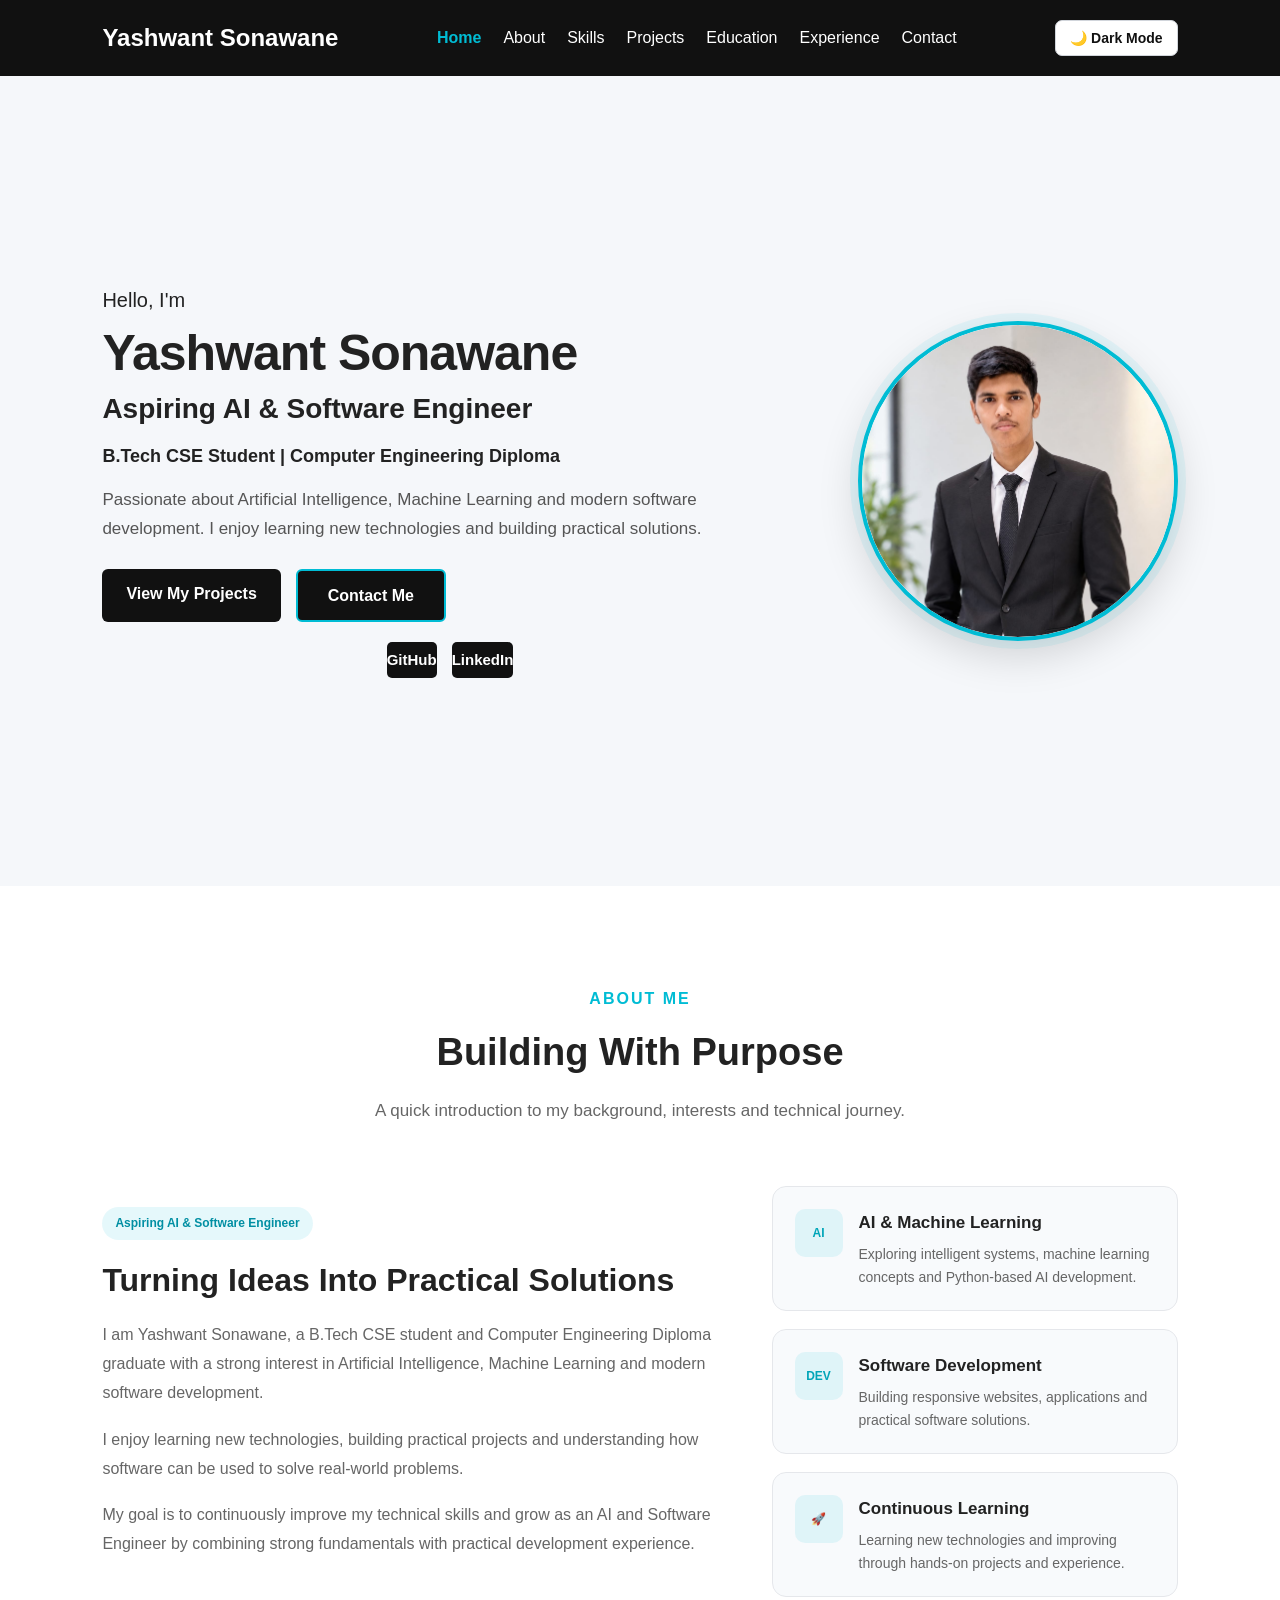
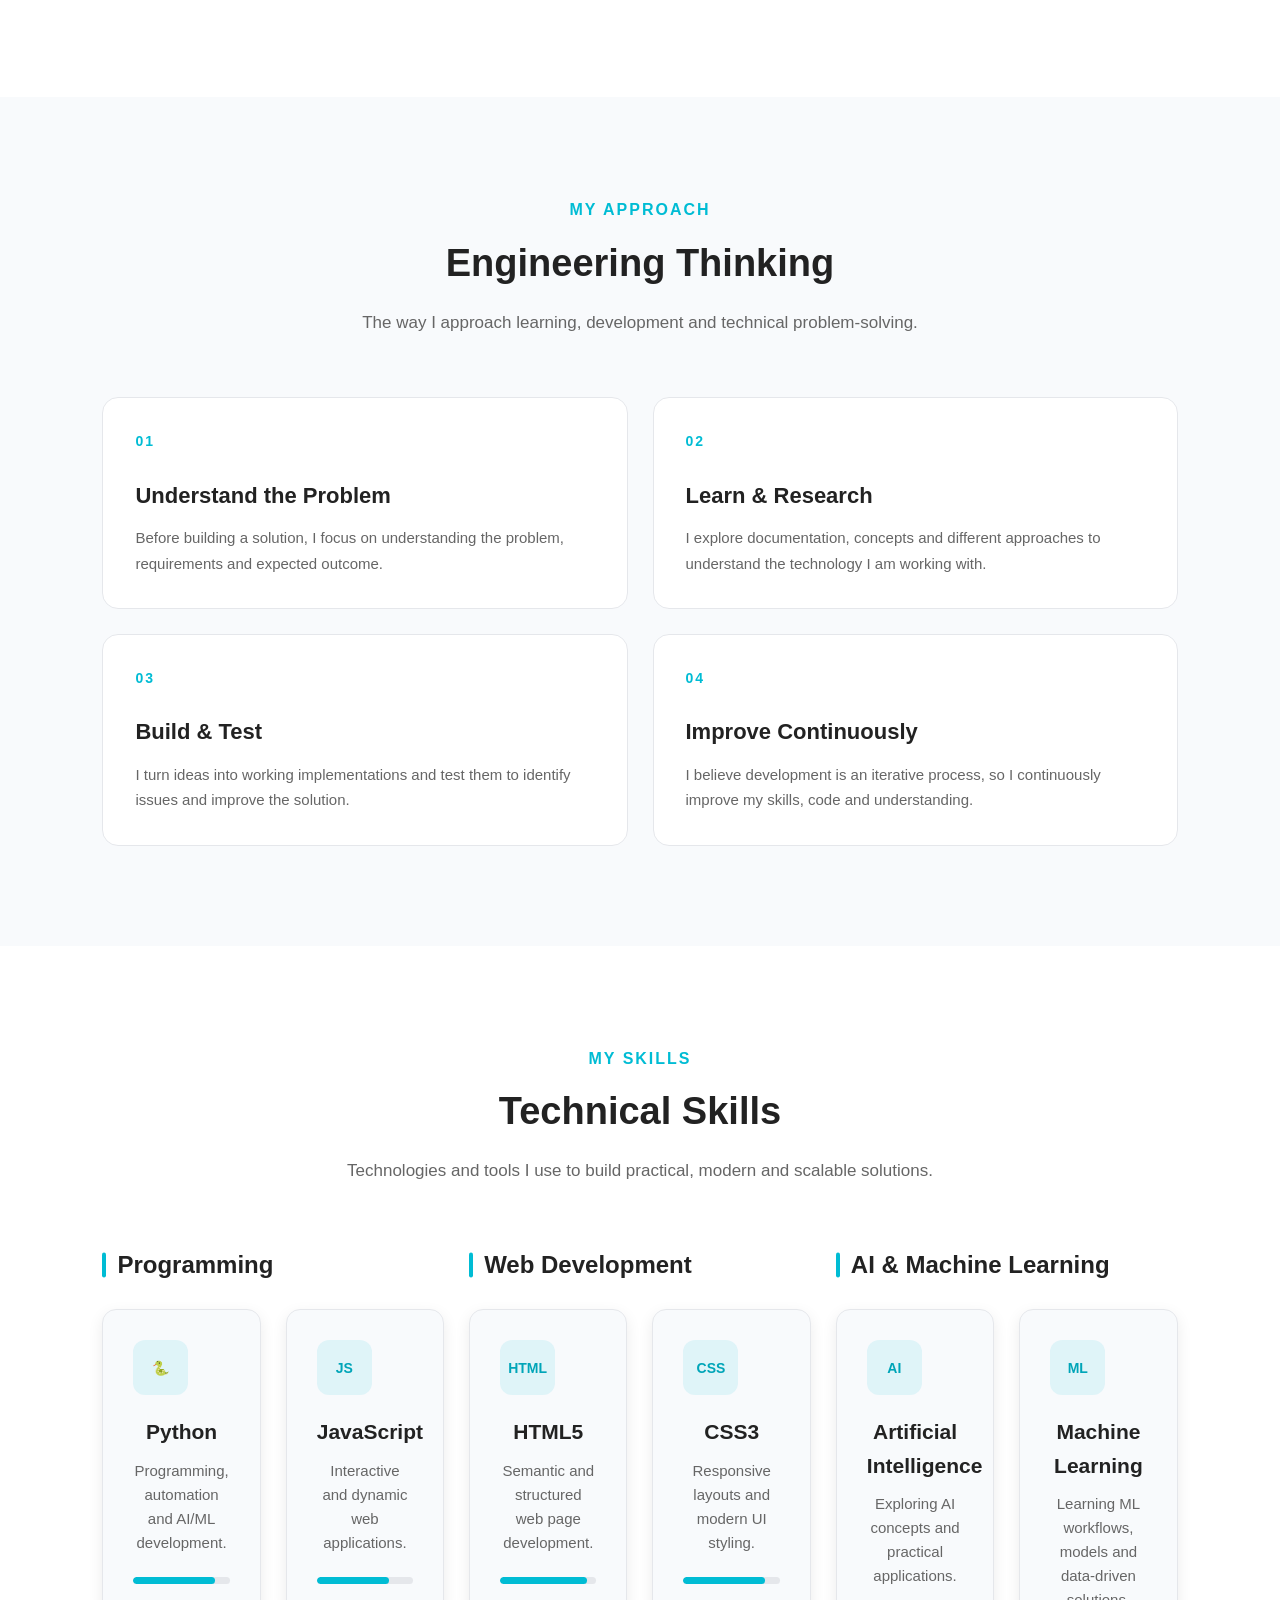
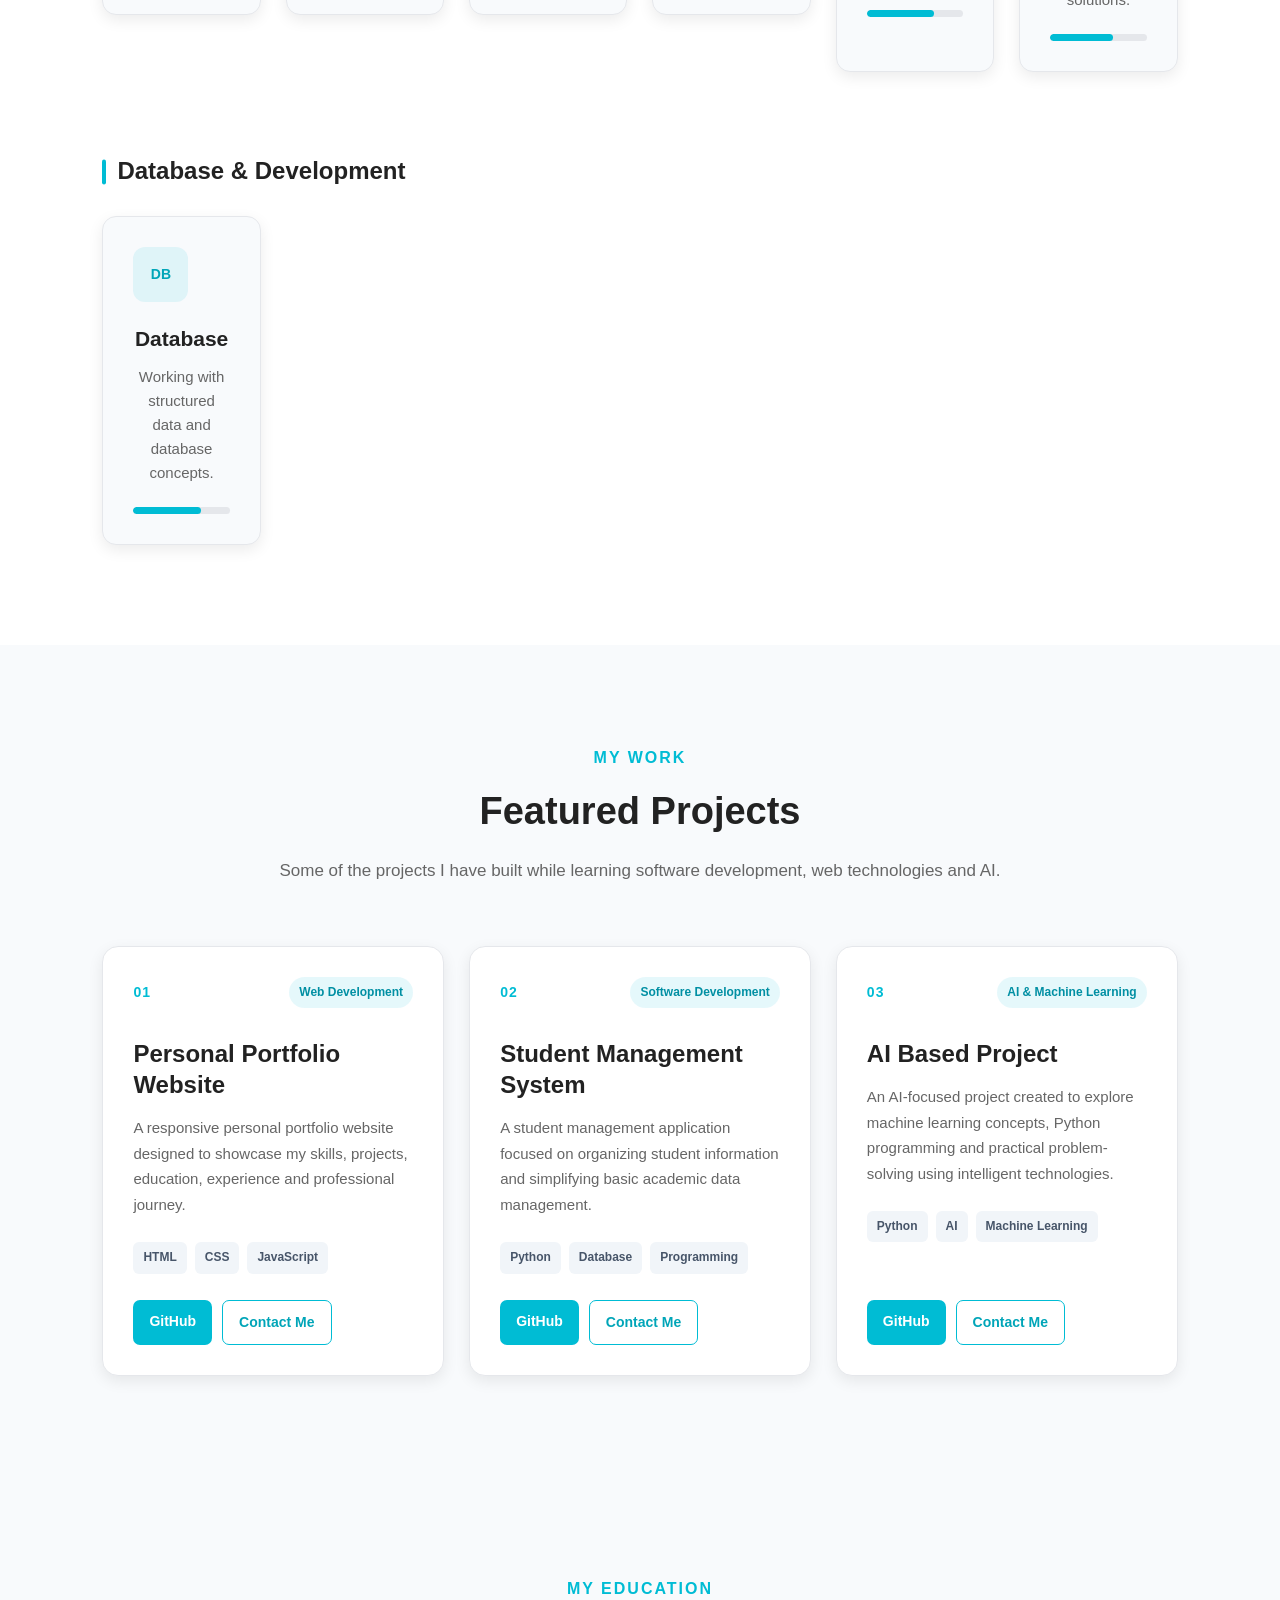
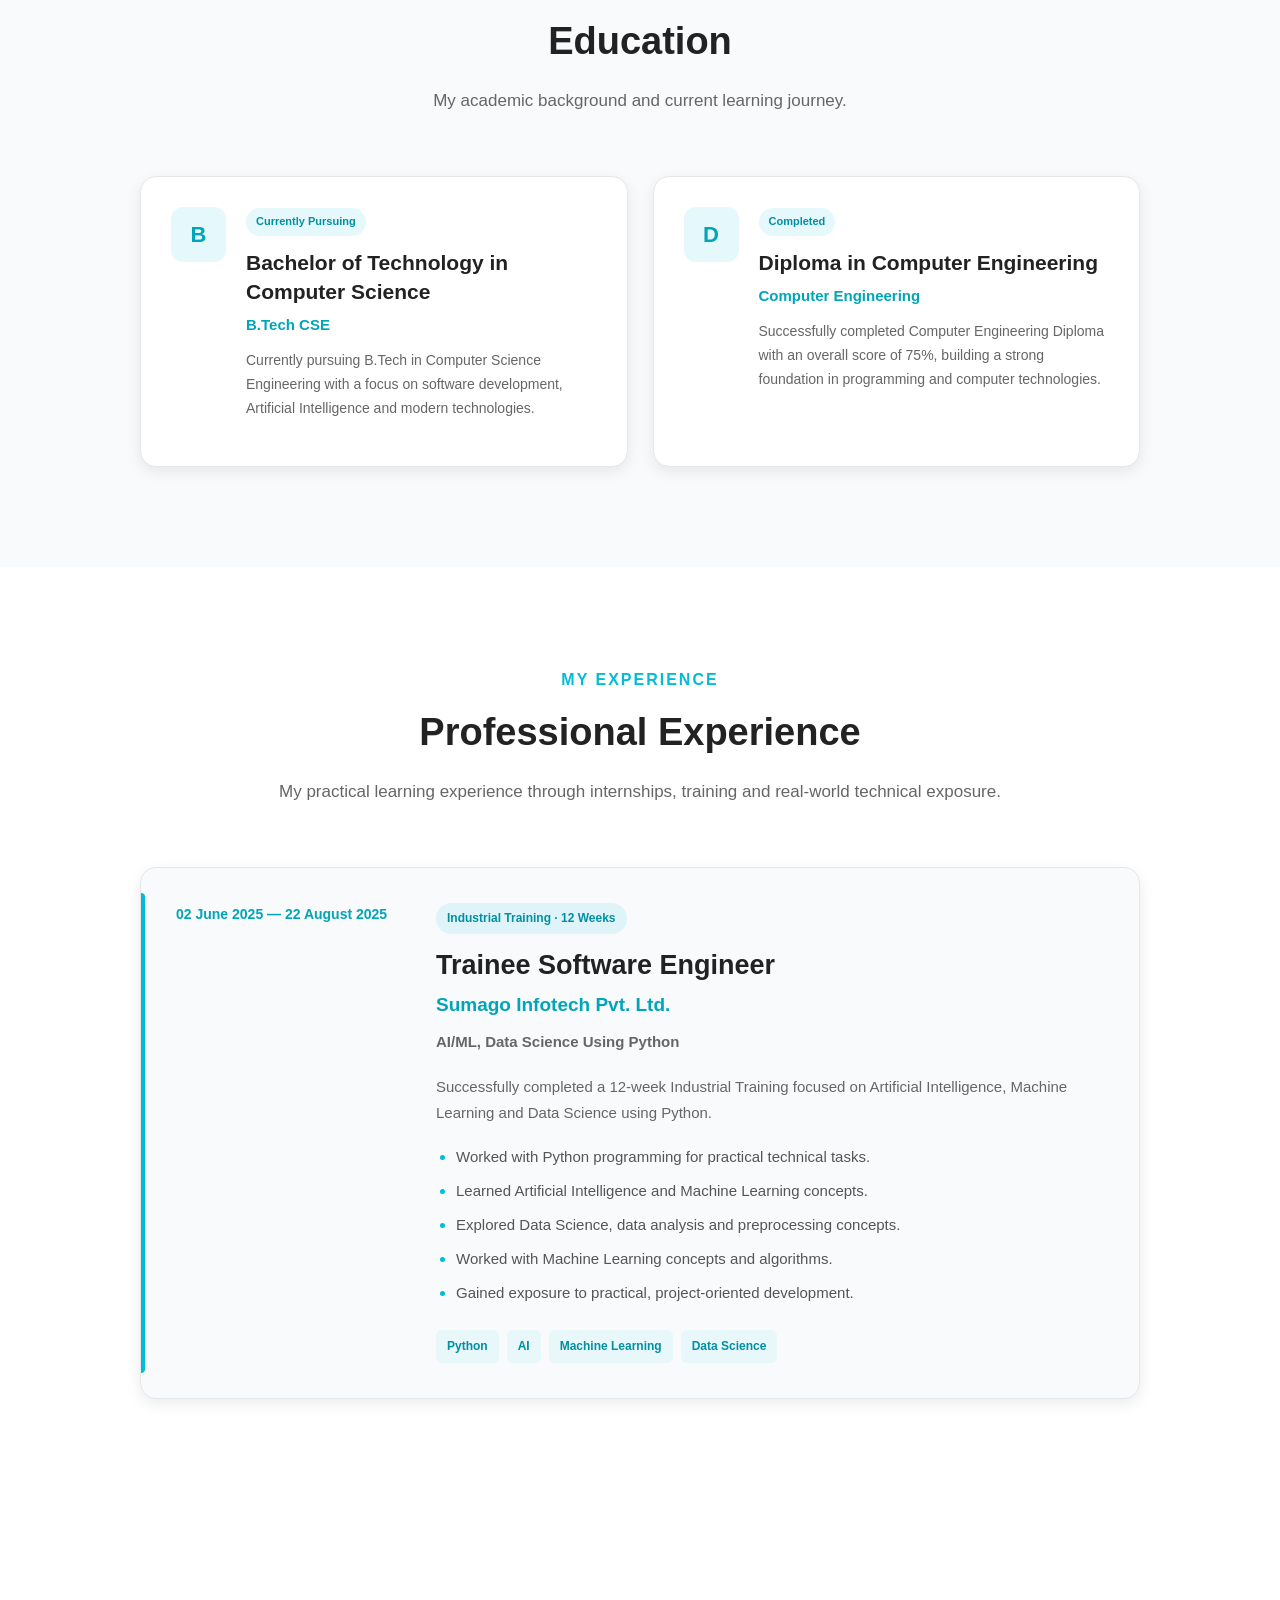
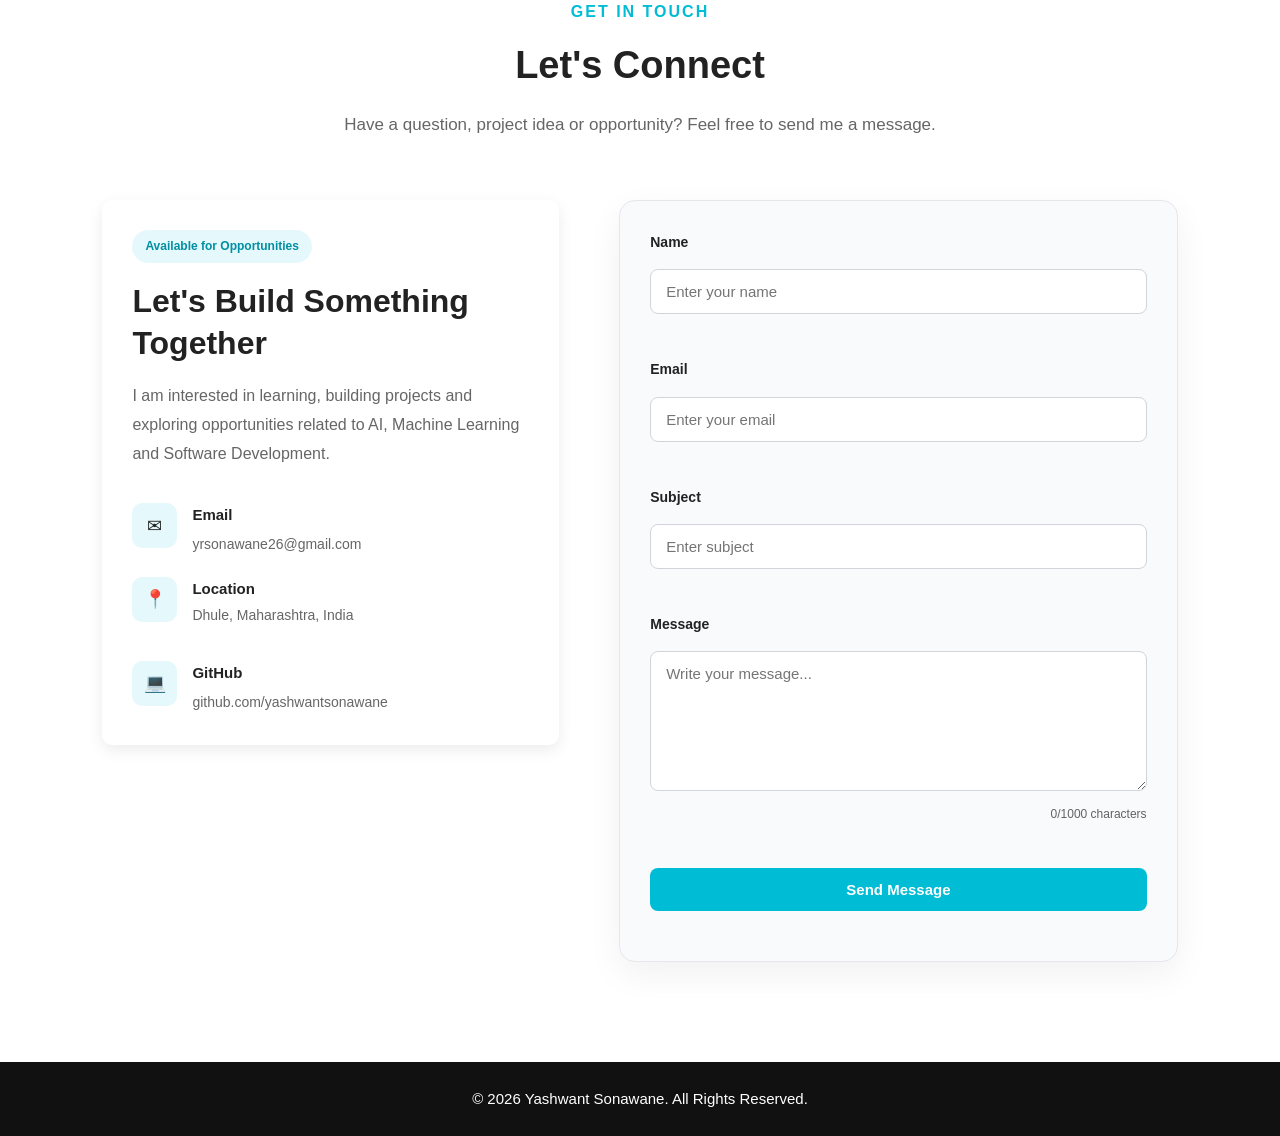
<file: index.html>
<!DOCTYPE html>
<html lang="en">
<head>
    <meta charset="UTF-8">
    <meta name="viewport" content="width=device-width, initial-scale=1.0">
    <link rel="icon" href="favicon.ico">

    <title>Yashwant Sonawane | AI & Software Engineer</title>
    <meta
    name="description"
    content="Yashwant Sonawane - B.Tech CSE Student, Computer Engineering Diploma graduate and aspiring AI & Software Engineer."
    >
    <meta name="author" content="Yashwant Sonawane">
    <meta name="theme-color" content="#00bcd4">
    <link rel="stylesheet" href="style.css">
</head>

<body>

    <!-- Navigation Bar -->
<nav class="navbar">

    <div class="logo">
        Yashwant Sonawane
    </div>
    <button id="menuToggle" class="menu-toggle" aria-label="Toggle navigation menu">
    <span></span>
    <span></span>
    <span></span>
</button>

    <ul class="nav-links">
        <li><a href="#home">Home</a></li>
        <li><a href="#about">About</a></li>
        <li><a href="#skills">Skills</a></li>
        <li><a href="#projects">Projects</a></li>
        <li><a href="#education">Education</a></li>
        <li><a href="#experience">Experience</a></li>
        <li><a href="#contact">Contact</a></li>
    </ul>

    <button id="themeToggle" type="button" class="theme-toggle" aria-label="Toggle dark and light mode">
        🌙 Dark Mode
    </button>

</nav>


<!-- Home Section -->

<section id="home" class="home-section">

    <div class="home-content">

        <div class="home-text">

            <p class="intro">Hello, I'm</p>

            <h1>Yashwant Sonawane</h1>

            <h2>Aspiring AI & Software Engineer</h2>

            <p class="home-description">
                B.Tech CSE Student | Computer Engineering Diploma
            </p>

            <p class="home-summary">
                Passionate about Artificial Intelligence, Machine Learning
                and modern software development. I enjoy learning new
                technologies and building practical solutions.
            </p>

            <div class="home-buttons">

                <a href="#projects" class="btn">
                    View My Projects
                </a>

                <a href="#contact" class="btn secondary-btn">
                    Contact Me
                </a>

            </div>

            <div class="social-links">

                <a href="https://github.com/yashwantsonawane"
                   target="_blank"
                   rel="noopener noreferrer">
                    GitHub
                </a>

                <a href="https://www.linkedin.com/in/yashwant-sonawane-685401375"
                   target="_blank"
                   rel="noopener noreferrer">
                    LinkedIn
                </a>

            </div>

        </div>

        <div class="home-image-placeholder">

    <img 
        src="images/profile.jpg" 
        alt="Yashwant Sonawane - Profile Photo"
        class="profile-photo"
    >
    </div>

</div>

</section>
<!-- About Section -->

<section id="about" class="about-section">

    <div class="section-heading">

        <p class="section-label">About Me</p>

        <h2>Building With Purpose</h2>

        <p class="section-description">
            A quick introduction to my background, interests
            and technical journey.
        </p>

    </div>


    <div class="about-container">


        <!-- About Introduction -->

        <div class="about-main">

            <span class="about-badge">
                Aspiring AI & Software Engineer
            </span>

            <h3>
                Turning Ideas Into Practical Solutions
            </h3>

            <p>
                I am Yashwant Sonawane, a B.Tech CSE student
                and Computer Engineering Diploma graduate with
                a strong interest in Artificial Intelligence,
                Machine Learning and modern software development.
            </p>

            <p>
                I enjoy learning new technologies, building
                practical projects and understanding how
                software can be used to solve real-world problems.
            </p>

            <p>
                My goal is to continuously improve my technical
                skills and grow as an AI and Software Engineer
                by combining strong fundamentals with practical
                development experience.
            </p>

        </div>


        <!-- About Highlights -->

        <div class="about-highlights">


            <div class="about-highlight-card">

                <div class="about-highlight-icon">
                    AI
                </div>

                <div>

                    <h4>
                        AI & Machine Learning
                    </h4>

                    <p>
                        Exploring intelligent systems,
                        machine learning concepts and
                        Python-based AI development.
                    </p>

                </div>

            </div>


            <div class="about-highlight-card">

                <div class="about-highlight-icon">
                    DEV
                </div>

                <div>

                    <h4>
                        Software Development
                    </h4>

                    <p>
                        Building responsive websites,
                        applications and practical
                        software solutions.
                    </p>

                </div>

            </div>


            <div class="about-highlight-card">

                <div class="about-highlight-icon">
                    🚀
                </div>

                <div>

                    <h4>
                        Continuous Learning
                    </h4>

                    <p>
                        Learning new technologies and
                        improving through hands-on
                        projects and experience.
                    </p>

                </div>

            </div>


        </div>

    </div>

</section>
<!-- Engineering Thinking Section -->

<section id="engineering" class="engineering-section">

    <div class="section-heading">

        <p class="section-label">My Approach</p>

        <h2>Engineering Thinking</h2>

        <p class="section-description">
            The way I approach learning, development and
            technical problem-solving.
        </p>

    </div>


    <div class="engineering-grid">


        <article class="engineering-card">

            <span class="engineering-number">
                01
            </span>

            <h3>
                Understand the Problem
            </h3>

            <p>
                Before building a solution, I focus on
                understanding the problem, requirements
                and expected outcome.
            </p>

        </article>


        <article class="engineering-card">

            <span class="engineering-number">
                02
            </span>

            <h3>
                Learn & Research
            </h3>

            <p>
                I explore documentation, concepts and
                different approaches to understand the
                technology I am working with.
            </p>

        </article>


        <article class="engineering-card">

            <span class="engineering-number">
                03
            </span>

            <h3>
                Build & Test
            </h3>

            <p>
                I turn ideas into working implementations
                and test them to identify issues and
                improve the solution.
            </p>

        </article>


        <article class="engineering-card">

            <span class="engineering-number">
                04
            </span>

            <h3>
                Improve Continuously
            </h3>

            <p>
                I believe development is an iterative process,
                so I continuously improve my skills, code
                and understanding.
            </p>

        </article>


    </div>

</section>
<!-- Skills Section -->

<section id="skills" class="skills-section">

    <div class="section-heading">

        <p class="section-label">My Skills</p>

        <h2>Technical Skills</h2>

        <p class="section-description">
            Technologies and tools I use to build practical,
            modern and scalable solutions.
        </p>

    </div>


    <div class="skills-container">


        <!-- Programming -->

        <div class="skill-category">

            <h3>Programming</h3>

            <div class="skills-grid">

                <div class="skill-card">
                    <div class="skill-icon">🐍</div>

                    <h4>Python</h4>

                    <p>
                        Programming, automation and AI/ML development.
                    </p>

                    <div class="skill-level">
                        <span style="width: 85%;"></span>
                    </div>

                </div>


                <div class="skill-card">

                    <div class="skill-icon">JS</div>

                    <h4>JavaScript</h4>

                    <p>
                        Interactive and dynamic web applications.
                    </p>

                    <div class="skill-level">
                        <span style="width: 75%;"></span>
                    </div>

                </div>

            </div>

        </div>


        <!-- Web Development -->

        <div class="skill-category">

            <h3>Web Development</h3>

            <div class="skills-grid">

                <div class="skill-card">

                    <div class="skill-icon">HTML</div>

                    <h4>HTML5</h4>

                    <p>
                        Semantic and structured web page development.
                    </p>

                    <div class="skill-level">
                        <span style="width: 90%;"></span>
                    </div>

                </div>


                <div class="skill-card">

                    <div class="skill-icon">CSS</div>

                    <h4>CSS3</h4>

                    <p>
                        Responsive layouts and modern UI styling.
                    </p>

                    <div class="skill-level">
                        <span style="width: 85%;"></span>
                    </div>

                </div>

            </div>

        </div>


        <!-- AI / ML -->

        <div class="skill-category">

            <h3>AI & Machine Learning</h3>

            <div class="skills-grid">

                <div class="skill-card">

                    <div class="skill-icon">AI</div>

                    <h4>Artificial Intelligence</h4>

                    <p>
                        Exploring AI concepts and practical applications.
                    </p>

                    <div class="skill-level">
                        <span style="width: 70%;"></span>
                    </div>

                </div>


                <div class="skill-card">

                    <div class="skill-icon">ML</div>

                    <h4>Machine Learning</h4>

                    <p>
                        Learning ML workflows, models and data-driven solutions.
                    </p>

                    <div class="skill-level">
                        <span style="width: 65%;"></span>
                    </div>

                </div>

            </div>

        </div>


        <!-- Database -->

        <div class="skill-category">

            <h3>Database & Development</h3>

            <div class="skills-grid">

                <div class="skill-card">

                    <div class="skill-icon">DB</div>

                    <h4>Database</h4>

                    <p>
                        Working with structured data and database concepts.
                    </p>

                    <div class="skill-level">
                        <span style="width: 70%;"></span>
                    </div>

                </div>

            </div>

        </div>


    </div>

</section>
<!-- Projects Section -->

<section id="projects" class="projects-section">

    <div class="section-heading">

        <p class="section-label">My Work</p>

        <h2>Featured Projects</h2>

        <p class="section-description">
            Some of the projects I have built while learning
            software development, web technologies and AI.
        </p>

    </div>


    <div class="projects-container">


        <!-- Project 1 -->

        <article class="project-card">

            <div class="project-top">

                <span class="project-number">
                    01
                </span>

                <span class="project-category">
                    Web Development
                </span>

            </div>


            <div class="project-content">

                <h3>
                    Personal Portfolio Website
                </h3>

                <p>
                    A responsive personal portfolio website designed
                    to showcase my skills, projects, education,
                    experience and professional journey.
                </p>


                <div class="project-tech">

                    <span>HTML</span>
                    <span>CSS</span>
                    <span>JavaScript</span>

                </div>


                <div class="project-buttons">

                    <a
                        href="https://github.com/yashwantsonawane"
                        target="_blank"
                        rel="noopener noreferrer"
                        class="project-btn"
                    >
                        GitHub
                    </a>

                    <a
                        href="#contact"
                        class="project-btn project-btn-outline"
                    >
                        Contact Me
                    </a>

                </div>

            </div>

        </article>


        <!-- Project 2 -->

        <article class="project-card">

            <div class="project-top">

                <span class="project-number">
                    02
                </span>

                <span class="project-category">
                    Software Development
                </span>

            </div>


            <div class="project-content">

                <h3>
                    Student Management System
                </h3>

                <p>
                    A student management application focused on
                    organizing student information and simplifying
                    basic academic data management.
                </p>


                <div class="project-tech">

                    <span>Python</span>
                    <span>Database</span>
                    <span>Programming</span>

                </div>


                <div class="project-buttons">

                    <a
                        href="https://github.com/yashwantsonawane"
                        target="_blank"
                        rel="noopener noreferrer"
                        class="project-btn"
                    >
                        GitHub
                    </a>

                    <a
                        href="#contact"
                        class="project-btn project-btn-outline"
                    >
                        Contact Me
                    </a>

                </div>

            </div>

        </article>


        <!-- Project 3 -->

        <article class="project-card">

            <div class="project-top">

                <span class="project-number">
                    03
                </span>

                <span class="project-category">
                    AI & Machine Learning
                </span>

            </div>


            <div class="project-content">

                <h3>
                    AI Based Project
                </h3>

                <p>
                    An AI-focused project created to explore
                    machine learning concepts, Python programming
                    and practical problem-solving using intelligent
                    technologies.
                </p>


                <div class="project-tech">

                    <span>Python</span>
                    <span>AI</span>
                    <span>Machine Learning</span>

                </div>


                <div class="project-buttons">

                    <a
                        href="https://github.com/yashwantsonawane"
                        target="_blank"
                        rel="noopener noreferrer"
                        class="project-btn"
                    >
                        GitHub
                    </a>

                    <a
                        href="#contact"
                        class="project-btn project-btn-outline"
                    >
                        Contact Me
                    </a>

                </div>

            </div>

        </article>


    </div>

</section>
<!-- Education Section -->

<section id="education" class="education-section">

    <div class="section-heading">

        <p class="section-label">My Education</p>

        <h2>Education</h2>

        <p class="section-description">
            My academic background and current learning journey.
        </p>

    </div>


    <div class="education-container">


        <!-- B.Tech -->

        <article class="education-card">

            <div class="education-icon">
                B
            </div>

            <div class="education-content">

                <span class="education-status">
                    Currently Pursuing
                </span>

                <h3>
                    Bachelor of Technology in Computer Science
                </h3>

                <h4>
                    B.Tech CSE
                </h4>

                <p>
                    Currently pursuing B.Tech in Computer Science
                    Engineering with a focus on software development,
                    Artificial Intelligence and modern technologies.
                </p>

            </div>

        </article>


        <!-- Diploma -->

        <article class="education-card">

            <div class="education-icon">
                D
            </div>

            <div class="education-content">

                <span class="education-status">
                    Completed
                </span>

                <h3>
                    Diploma in Computer Engineering
                </h3>

                <h4>
                    Computer Engineering
                </h4>

                <p>
                    Successfully completed Computer Engineering Diploma
                    with an overall score of 75%, building a strong
                    foundation in programming and computer technologies.
                </p>

               

            </div>

        </article>


    </div>

</section>
<!-- Experience Section -->

<section id="experience" class="experience-section">

    <div class="section-heading">

        <p class="section-label">My Experience</p>

        <h2>Professional Experience</h2>

        <p class="section-description">
            My practical learning experience through internships,
            training and real-world technical exposure.
        </p>

    </div>


    <div class="experience-container">


        <!-- Sumago Internship -->

        <article class="experience-card">

            <div class="experience-date">
                02 June 2025 — 22 August 2025
            </div>


            <div class="experience-content">

                <span class="experience-type">
                    Industrial Training · 12 Weeks
                </span>

                <h3>
                    Trainee Software Engineer
                </h3>

                <h4>
                    Sumago Infotech Pvt. Ltd.
                </h4>

                <p class="experience-role">
                    AI/ML, Data Science Using Python
                </p>


                <p>
                    Successfully completed a 12-week Industrial Training
                    focused on Artificial Intelligence, Machine Learning
                    and Data Science using Python.
                </p>


                <ul class="experience-points">

                    <li>
                        Worked with Python programming for
                        practical technical tasks.
                    </li>

                    <li>
                        Learned Artificial Intelligence and
                        Machine Learning concepts.
                    </li>

                    <li>
                        Explored Data Science, data analysis
                        and preprocessing concepts.
                    </li>

                    <li>
                        Worked with Machine Learning concepts
                        and algorithms.
                    </li>

                    <li>
                        Gained exposure to practical,
                        project-oriented development.
                    </li>

                </ul>


                <div class="experience-tech">

                    <span>Python</span>
                    <span>AI</span>
                    <span>Machine Learning</span>
                    <span>Data Science</span>

                </div>

            </div>

        </article>


    </div>

</section>
<!-- Contact Section -->

<section id="contact" class="contact-section">

    <div class="section-heading">

        <p class="section-label">Get In Touch</p>

        <h2>Let's Connect</h2>

        <p class="section-description">
            Have a question, project idea or opportunity?
            Feel free to send me a message.
        </p>

    </div>


    <div class="contact-container">


        <!-- Contact Information -->

        <div class="contact-info">

            <span class="contact-badge">
                Available for Opportunities
            </span>

            <h3>
                Let's Build Something Together
            </h3>

            <p>
                I am interested in learning, building projects
                and exploring opportunities related to AI,
                Machine Learning and Software Development.
            </p>


            <div class="contact-details">

                <div class="contact-detail">

                    <span class="contact-icon">
                        ✉
                    </span>

                    <div>

                        <h4>Email</h4>

                        <a href="mailto:yrsonawane26@gmail.com">
                            yrsonawane26@gmail.com
                        </a>

                    </div>

                </div>


                <div class="contact-detail">

                    <span class="contact-icon">
                        📍
                    </span>

                    <div>

                        <h4>Location</h4>

                        <p>
                            Dhule, Maharashtra, India
                        </p>

                    </div>

                </div>


                <div class="contact-detail">

                    <span class="contact-icon">
                        💻
                    </span>

                    <div>

                        <h4>GitHub</h4>

                        <a
                            href="https://github.com/yashwantsonawane"
                            target="_blank"
                            rel="noopener noreferrer"
                        >
                            github.com/yashwantsonawane
                        </a>

                    </div>

                </div>

            </div>

        </div>


        <!-- Contact Form -->

        <div class="contact-form-container">

            <form id="contactForm" action="https://formspree.io/f/mbgldevp" method="POST">

                <div class="form-group">

                    <label for="name">
                        Name
                    </label>

                    <input
                        type="text"
                        id="name"
                        name="name"
                        placeholder="Enter your name"
                        autocomplete="name"
                        required
                    >

                    <small
                        class="form-error"
                        id="nameError"
                    ></small>

                </div>


                <div class="form-group">

                    <label for="email">
                        Email
                    </label>

                    <input
                        type="email"
                        id="email"
                        name="email"
                        placeholder="Enter your email"
                        autocomplete="email"
                        required
                    >

                    <small
                        class="form-error"
                        id="emailError"
                    ></small>

                </div>


                <div class="form-group">

                    <label for="subject">
                        Subject
                    </label>

                    <input
                        type="text"
                        id="subject"
                        name="subject"
                        placeholder="Enter subject"
                        maxlength="100"
                        autocomplete="off"
                        required
                    >

                    <small id="subjectError" class="form-error"></small>

                </div>


                <div class="form-group">

                    <label for="message">
                        Message
                    </label>

                    <textarea
                        id="message"
                        name="message"
                        rows="6"
                        placeholder="Write your message..."
                        maxlength="1000"
                        required
                    ></textarea>
                    <div class="message-counter">
                        <span id="messageCount">0</span>/1000 characters
                    </div>

                    <small
                        class="form-error"
                        id="messageError"
                    ></small>

                </div>


                <button
                    type="submit"
                    id="submitButton"
                    class="contact-submit"
                >
                    <span id="submitText">
                        Send Message
                    </span>
                </button>


                <p
                    id="formStatus"
                    class="form-status"
                    aria-live="polite"
                ></p>

            </form>

        </div>

    </div>

</section>
<!-- Footer -->
<footer class="footer">

    <p>
        © 2026 Yashwant Sonawane. All Rights Reserved.
    </p>

</footer>

    <script src="script.js"></script>
</body>
</html>
</file>
<file: style.css>
/* =========================
   Basic Reset
========================= */
* {
    box-sizing: border-box;
}
* {
    margin: 0;
    padding: 0;
    box-sizing: border-box;
}

html {
    scroll-behavior: smooth;
}

body {
    font-family: Arial, sans-serif;
    line-height: 1.6;
}


/* =========================
   Navigation Bar
========================= */

.navbar {
    display: flex;
    justify-content: space-between;
    align-items: center;

    padding: 18px 8%;

    background-color: #111;
    color: white;

    position: sticky;
    top: 0;
    z-index: 1000;
}


/* Logo */

.logo {
    font-size: 24px;
    font-weight: bold;
}


/* Navigation Links */

.nav-links {
    display: flex;
    list-style: none;
    gap: 25px;
}

.nav-links a {
    color: white;
    text-decoration: none;
    font-size: 16px;
}

.nav-links a:hover {
    color: #00bcd4;
}
/* =========================
   Home Section
========================= */

.home-section {
    min-height: 90vh;

    display: flex;
    justify-content: center;
    align-items: center;

    padding: 60px 8%;

    background-color: #f5f7fa;
}


.home-content {
    width: 100%;
    max-width: 1100px;

    display: flex;
    align-items: center;
    justify-content: space-between;

    gap: 60px;
}


.home-text {
    flex: 1;
    text-align: left;
}


.intro {
    font-size: 20px;
    margin-bottom: 10px;
}


.home-content h1 {
    font-size: 50px;
    margin-bottom: 10px;
}


.home-content h2 {
    font-size: 28px;
    margin-bottom: 15px;
}


.home-description {
    font-size: 18px;
    margin-bottom: 15px;
}


.home-summary {
    font-size: 17px;
    line-height: 1.7;
    max-width: 650px;
    margin-bottom: 25px;
}


.home-buttons {
    display: flex;
    gap: 15px;
    flex-wrap: wrap;
    margin-bottom: 20px;
}


.secondary-btn {
    background-color: transparent;
}


.social-links {
    display: flex;
    gap: 20px;
}


.home-image-placeholder {
    flex: 0 0 320px;
    height: 320px;

    border-radius: 50%;

    border: 2px dashed #00bcd4;

    display: flex;
    align-items: center;
    justify-content: center;
}
/* =========================
   Home Hero Polish
========================= */

.home-content h1 {
    line-height: 1.1;
    letter-spacing: -1px;
}

.home-content h2 {
    line-height: 1.3;
}

.home-description {
    font-weight: 600;
}

.home-summary {
    color: #555;
}

.home-buttons .btn {
    display: inline-block;
    padding: 12px 24px;
    text-decoration: none;
    border-radius: 6px;
    transition: 0.3s ease;
}

.home-buttons .btn:hover {
    transform: translateY(-3px);
}

.home-buttons .secondary-btn {
    border: 2px solid #00bcd4;
}

.social-links a {
    text-decoration: none;
    font-weight: 600;
    transition: 0.3s ease;
}

.social-links a:hover {
    transform: translateY(-2px);
}
/* =========================
   Home Premium Spacing
========================= */

.home-content {
    animation: homeFadeIn 0.8s ease;
}

.home-text {
    max-width: 700px;
}

.home-image-placeholder {
    background: rgba(255, 255, 255, 0.5);
    box-shadow: 0 10px 30px rgba(0, 0, 0, 0.08);
}

@keyframes homeFadeIn {
    from {
        opacity: 0;
        transform: translateY(20px);
    }

    to {
        opacity: 1;
        transform: translateY(0);
    }
}

/* Button */

.btn {
    display: inline-block;

    padding: 12px 25px;

    background-color: #111;
    color: white;

    text-decoration: none;

    border-radius: 5px;

    font-size: 16px;
}


.btn:hover {
    background-color: #00bcd4;
}
/* =========================
   About Section
========================= */

.about-section {
    padding: 80px 8%;
    background-color: white;
}


.section-title {
    text-align: center;
    margin-bottom: 40px;
}


.section-title h2 {
    font-size: 36px;
}


.about-content {
    max-width: 900px;
    margin: auto;
}


.about-text {
    text-align: center;
}


.about-text h3 {
    font-size: 26px;
    margin-bottom: 20px;
}


.about-text p {
    font-size: 17px;
    margin-bottom: 15px;
}
/* =========================
   Skills Section
========================= */

.skills-section {
    padding: 80px 8%;
    background-color: #f5f7fa;
}


.skills-container {
    max-width: 1100px;
    margin: auto;

    display: grid;
    grid-template-columns: repeat(3, 1fr);
    gap: 25px;
}


.skill-card {
    background-color: white;

    padding: 30px;

    text-align: center;

    border-radius: 10px;

    box-shadow: 0 5px 15px rgba(0, 0, 0, 0.08);

    transition: transform 0.3s ease;
}


.skill-card h3 {
    font-size: 22px;
    margin-bottom: 12px;
}


.skill-card p {
    font-size: 15px;
}


.skill-card:hover {
    transform: translateY(-8px);
}
/* =========================
   Projects Section
========================= */

.projects-section {
    padding: 80px 8%;
    background-color: white;
}


.projects-container {
    max-width: 1100px;
    margin: auto;

    display: grid;
    grid-template-columns: repeat(3, 1fr);
    gap: 25px;
}


.project-card {
    padding: 30px;

    background-color: #f5f7fa;

    border-radius: 10px;

    box-shadow: 0 5px 15px rgba(0, 0, 0, 0.08);

    transition: transform 0.3s ease;
}


.project-card h3 {
    font-size: 22px;
    margin-bottom: 15px;
}


.project-card p {
    font-size: 15px;
    margin-bottom: 12px;
}


.project-card:hover {
    transform: translateY(-8px);
}
/* =========================
   Education Section
========================= */

.education-section {
    padding: 80px 8%;
    background-color: #f5f7fa;
}


.education-container {
    max-width: 900px;
    margin: auto;

    display: grid;
    gap: 25px;
}


.education-card {
    background-color: white;

    padding: 30px;

    border-radius: 10px;

    box-shadow: 0 5px 15px rgba(0, 0, 0, 0.08);

    border-left: 5px solid #00bcd4;

    transition: transform 0.3s ease;
}


.education-card h3 {
    font-size: 22px;
    margin-bottom: 12px;
}


.education-card p {
    font-size: 16px;
}


.education-card:hover {
    transform: translateX(8px);
}
/* =========================
   Experience Section
========================= */

.experience-section {
    padding: 80px 8%;
    background-color: white;
}

.experience-container {
    max-width: 900px;
    margin: auto;
}

.experience-card {
    background-color: #f5f7fa;

    padding: 30px;

    border-radius: 10px;

    box-shadow: 0 5px 15px rgba(0, 0, 0, 0.08);

    border-left: 5px solid #00bcd4;

    transition: transform 0.3s ease;
}

.experience-card h3 {
    font-size: 22px;
    margin-bottom: 12px;
}

.experience-card p {
    font-size: 16px;
    margin-bottom: 10px;
}

.experience-card:hover {
    transform: translateX(8px);
}
/* =========================
   Contact Section
========================= */

.contact-section {
    padding: 80px 8%;
    background-color: #f5f7fa;
}

.contact-container {
    max-width: 1100px;
    margin: auto;

    display: grid;
    grid-template-columns: 1fr 1fr;
    gap: 40px;
}

.contact-info {
    background-color: white;

    padding: 30px;

    border-radius: 10px;

    box-shadow: 0 5px 15px rgba(0, 0, 0, 0.08);
}

.contact-info h3 {
    font-size: 26px;
    margin-bottom: 20px;
}

.contact-info p {
    font-size: 16px;
    margin-bottom: 15px;
}


/* Contact Form */

.contact-form {
    background-color: white;

    padding: 30px;

    border-radius: 10px;

    box-shadow: 0 5px 15px rgba(0, 0, 0, 0.08);
}

.form-group {
    margin-bottom: 20px;
}

.form-group label {
    display: block;
    font-size: 16px;
    margin-bottom: 8px;
}

.form-group input,
.form-group textarea {
    width: 100%;

    padding: 12px;

    border: 1px solid #ccc;

    border-radius: 5px;

    font-size: 15px;

    font-family: Arial, sans-serif;
}

.form-group textarea {
    resize: vertical;
}

.form-group input:focus,
.form-group textarea:focus {
    outline: none;
    border-color: #00bcd4;
}
/* =========================
   Footer
========================= */

.footer {
    padding: 25px 8%;

    background-color: #111;

    color: white;

    text-align: center;

    font-size: 15px;
}
.dark-mode footer {
    background-color: #0b1120;
    color: #b8c0cc;
}

/* =========================
   Responsive Design
========================= */

@media (max-width: 768px) {
    
    .home-image-placeholder {
    width: 240px;
    height: 240px;

    margin-top: 10px;
    }

 
    .profile-photo {
    object-fit: cover;
    }
    .profile-photo {
    width: 100%;
    height: 100%;
    }

    .home-buttons {
    width: 100%;
    }

    .home-buttons .btn {
    min-width: 140px;
    }

    .home-text {
    width: 100%;
    }

    .home-content h1 {
    line-height: 1.15;
    letter-spacing: -0.5px;
    }

    .home-buttons .btn {
    padding: 11px 20px;
    }

    .home-section {
        padding: 50px 6%;
    }

    .home-content {
        flex-direction: column;
        text-align: center;
        gap: 35px;
    }

    .home-text {
        text-align: center;
    }

    .home-content h1 {
        font-size: 38px;
    }

    .home-content h2 {
        font-size: 23px;
    }

    .home-summary {
        font-size: 16px;
    }

    .home-buttons {
        justify-content: center;
    }

    .social-links {
        justify-content: center;
    }

    .home-image-placeholder {
        flex: none;
        width: 240px;
        height: 240px;
    }

    /* Navigation */
    .navbar {
        flex-direction: column;
        gap: 15px;
    }

    .menu-toggle {
    display: block;
    } 

    .nav-links {
        flex-wrap: wrap;
        justify-content: center;
        gap: 15px;
    }

    /* Home */
    .home-content h1 {
        font-size: 38px;
    }

    .home-content h2 {
        font-size: 23px;
    }

    /* Skills */
    .skills-container {
        grid-template-columns: 1fr;
    }

    /* Projects */
    .projects-container {
        grid-template-columns: 1fr;
    }

    /* Contact */
    .contact-container {
        grid-template-columns: 1fr;
    }
}
/* =========================
   Mobile Navbar
========================= */

@media (max-width: 480px) {

    .navbar {
        padding: 15px 5%;
    }

    .logo {
        font-size: 21px;
    }

    .nav-links {
        gap: 10px;
    }

    .nav-links a {
        font-size: 14px;
    }

    .home-section {
        padding: 50px 5%;
    }

    .home-content h1 {
        font-size: 32px;
    }

    .home-content h2 {
        font-size: 20px;
    }

    .home-content p {
        font-size: 16px;
    }

    .section-title h2 {
        font-size: 30px;
    }
}
/* =========================
   Social Links
========================= */

.social-links {
    margin-top: 25px;

    display: flex;
    justify-content: center;
    gap: 15px;
}

.social-links a {
    display: inline-block;

    padding: 10px 20px;

    background-color: #111;
    color: white;

    text-decoration: none;

    border-radius: 5px;

    font-size: 15px;

    transition: 0.3s ease;
}

.social-links a:hover {
    background-color: #00bcd4;
    transform: translateY(-3px);
}
/* =========================
   Dark Mode Button
========================= */

.theme-toggle {
    padding: 10px 16px;

    background-color: white;
    color: #111;

    border: none;
    border-radius: 5px;

    font-size: 14px;
    font-weight: bold;

    cursor: pointer;

    transition: 0.3s ease;
}

.theme-toggle:hover {
    background-color: #00bcd4;
    color: white;
}
/* =========================
   Dark Mode
========================= */

body.dark-mode {
    background-color: #121212;
    color: #f5f5f5;
}

body.dark-mode .about-section,
body.dark-mode .projects-section,
body.dark-mode .experience-section {
    background-color: #121212;
}

body.dark-mode .skills-section,
body.dark-mode .education-section,
body.dark-mode .contact-section {
    background-color: #1e1e1e;
}

body.dark-mode .skill-card,
body.dark-mode .education-card,
body.dark-mode .contact-info,
body.dark-mode .contact-form {
    background-color: #2a2a2a;
    color: #f5f5f5;
}

body.dark-mode .project-card,
body.dark-mode .experience-card {
    background-color: #1e1e1e;
    color: #f5f5f5;
}

body.dark-mode .form-group input,
body.dark-mode .form-group textarea {
    background-color: #333;
    color: white;
    border-color: #555;
}

body.dark-mode .form-group input::placeholder,
body.dark-mode .form-group textarea::placeholder {
    color: #bbb;
}
body.dark-mode .home-section {
    background-color: #121212;
    color: #f5f5f5;
}
.menu-toggle {
    display: none;
    background: none;
    border: none;
    color: white;
    font-size: 28px;
    cursor: pointer;
}
/* =========================
   Mobile Hamburger Menu
========================= */

@media (max-width: 768px) {

    .nav-links {
        display: flex;
        flex-direction: column;
        width: 100%;
        text-align: center;

        opacity: 0;
        visibility: hidden;
        transform: translateY(-10px);
        pointer-events: none;

        transition: opacity 0.3s ease,
                    transform 0.3s ease,
                    visibility 0.3s ease;
    }

    .nav-links.active {
        display: flex;
        opacity: 1;
        visibility: visible;
        transform: translateY(0);
        pointer-events: auto;
    }

}
/* Fix Mobile Menu Button */

@media (max-width: 768px) {

    .menu-toggle {
        display: block !important;
        visibility: visible !important;
        opacity: 1 !important;
        color: white !important;
        background-color: #111;
        font-size: 30px;
        padding: 5px 15px;
        cursor: pointer;
        z-index: 2000;
    }

}
/* =========================
   Mobile Navbar Layout
========================= */

@media (max-width: 768px) {

    .navbar {
        flex-direction: row;
        flex-wrap: wrap;
        justify-content: space-between;
        gap: 10px;
    }

    .nav-links {
        order: 3;
        flex-basis: 100%;
    }

}
/* =========================
   Hamburger Button Style
========================= */

@media (max-width: 768px) {

    .menu-toggle {
        border-radius: 5px;
        transition: 0.3s ease;
    }

    .menu-toggle:hover {
        background-color: #00bcd4;
        color: white;
    }

}
/* Mobile Menu Icon Animation */

.menu-toggle span {
    display: block;
    width: 25px;
    height: 3px;
    margin: 5px auto;
    background: currentColor;
    border-radius: 3px;
    transition: 0.3s ease;
}

.menu-toggle.active span:nth-child(1) {
    transform: translateY(8px) rotate(45deg);
}

.menu-toggle.active span:nth-child(2) {
    opacity: 0;
}

.menu-toggle.active span:nth-child(3) {
    transform: translateY(-8px) rotate(-45deg);
}
/* Mobile Menu Final Polish */

@media (max-width: 768px) {

    .menu-toggle {
        display: block;
        cursor: pointer;
        background: transparent;
        border: none;
        padding: 5px;
    }

    .nav-links {
        transition: all 0.3s ease;
    }

    .nav-links.active {
        display: flex;
    }
}

@media (min-width: 769px) {

    .menu-toggle {
        display: none;
    }

    .nav-links {
        display: flex !important;
    }
}
@media (max-width: 768px) {

    .nav-links {
        opacity: 0;
        visibility: hidden;
        transform: translateY(-10px);
        transition: opacity 0.3s ease,
                    transform 0.3s ease,
                    visibility 0.3s ease;
    }

    .nav-links.active {
        opacity: 1;
        visibility: visible;
        transform: translateY(0);
    }
}
/* Active Navigation Link */

.nav-links a.active {
    color: #00bcd4;
    font-weight: bold;
}
/* =========================
   Smooth Scrolling
========================= */

html {
    scroll-behavior: smooth;
}

/* =========================
   Hero CTA & Social Polish
========================= */

.home-buttons .btn {
    min-width: 150px;
    text-align: center;
    font-weight: 600;
}

.social-links {
    margin-top: 5px;
}

.social-links a {
    display: inline-block;
    padding: 6px 0;
}

.social-links a:hover {
    color: #00bcd4;
}
/* =========================
   Profile Photo
========================= */

.home-image-placeholder {
    overflow: hidden;
    position: relative;
    border-style: solid;
}

.profile-photo {
    width: 100%;
    height: 100%;

    object-fit: cover;
    object-position: center;

    border-radius: 50%;

    display: block;

    transition: transform 0.4s ease;
}

.profile-photo:hover {
    transform: scale(1.04);
}
/* =========================
   Profile Photo Professional
========================= */

.home-image-placeholder {
    position: relative;
    flex-shrink: 0;

    border: 4px solid #00bcd4;
    border-radius: 50%;

    box-shadow:
        0 0 0 8px rgba(0, 188, 212, 0.08),
        0 15px 40px rgba(0, 0, 0, 0.15);

    background-color: #ffffff;

    transition:
        transform 0.4s ease,
        box-shadow 0.4s ease;
}

.home-image-placeholder:hover {
    transform: translateY(-6px);

    box-shadow:
        0 0 0 12px rgba(0, 188, 212, 0.10),
        0 20px 45px rgba(0, 0, 0, 0.18);
}
/* Small Mobile Profile Photo */

@media (max-width: 480px) {

    .home-image-placeholder {
        width: 210px;
        height: 210px;
    }

}
/* =========================
   Profile Photo - Dark Mode
========================= */

.dark-mode .home-image-placeholder {
    background-color: #1a1a1a;

    border-color: #00bcd4;

    box-shadow:
        0 0 0 8px rgba(0, 188, 212, 0.10),
        0 15px 40px rgba(0, 0, 0, 0.35);
}

.dark-mode .home-image-placeholder:hover {
    box-shadow:
        0 0 0 12px rgba(0, 188, 212, 0.14),
        0 20px 45px rgba(0, 0, 0, 0.45);
}
/* =========================
   Skills Section
========================= */

.skills-section {
    padding: 100px 8%;
    background-color: #ffffff;
}


/* Section Heading */

.section-heading {
    max-width: 750px;
    margin: 0 auto 60px;
    text-align: center;
}

.section-label {
    color: #00bcd4;
    font-size: 16px;
    font-weight: 700;
    text-transform: uppercase;
    letter-spacing: 2px;
    margin-bottom: 10px;
}

.section-heading h2 {
    font-size: 38px;
    margin-bottom: 15px;
}

.section-description {
    font-size: 17px;
    line-height: 1.7;
    color: #666;
}


/* Skills Container */

.skills-container {
    max-width: 1100px;
    margin: 0 auto;
}


/* Skill Category */

.skill-category {
    margin-bottom: 55px;
}

.skill-category:last-child {
    margin-bottom: 0;
}

.skill-category h3 {
    font-size: 24px;
    margin-bottom: 25px;
    position: relative;
    padding-left: 15px;
}

.skill-category h3::before {
    content: "";

    position: absolute;

    left: 0;
    top: 50%;

    transform: translateY(-50%);

    width: 4px;
    height: 25px;

    background-color: #00bcd4;

    border-radius: 5px;
}


/* Skills Grid */

.skills-grid {
    display: grid;

    grid-template-columns:
        repeat(2, minmax(0, 1fr));

    gap: 25px;
}


/* Skill Card */

.skill-card {
    padding: 30px;

    background-color: #f8fafc;

    border: 1px solid #e5e7eb;

    border-radius: 14px;

    transition:
        transform 0.3s ease,
        box-shadow 0.3s ease,
        border-color 0.3s ease;
}

.skill-card:hover {
    transform: translateY(-7px);

    border-color: #00bcd4;

    box-shadow:
        0 15px 35px rgba(0, 0, 0, 0.10);
}


/* Skill Icon */

.skill-icon {
    width: 55px;
    height: 55px;

    display: flex;
    align-items: center;
    justify-content: center;

    margin-bottom: 20px;

    border-radius: 12px;

    background-color: rgba(0, 188, 212, 0.10);

    color: #00a5b8;

    font-size: 14px;
    font-weight: 800;
}


/* Skill Title */

.skill-card h4 {
    font-size: 21px;
    margin-bottom: 10px;
}


/* Skill Description */

.skill-card p {
    font-size: 15px;

    line-height: 1.6;

    color: #666;

    margin-bottom: 22px;
}


/* Skill Level */

.skill-level {
    width: 100%;
    height: 7px;

    background-color: #e5e7eb;

    border-radius: 20px;

    overflow: hidden;
}

.skill-level span {
    display: block;

    height: 100%;

    background-color: #00bcd4;

    border-radius: 20px;

    transition: width 1s ease;
}
/* =========================
   Skills Mobile
========================= */

@media (max-width: 768px) {

    .skills-section {
        padding: 75px 6%;
    }

    .section-heading {
        margin-bottom: 45px;
    }

    .section-heading h2 {
        font-size: 32px;
    }

    .section-description {
        font-size: 16px;
    }

    .skill-category {
        margin-bottom: 45px;
    }

    .skill-category h3 {
        font-size: 21px;
    }

    .skills-grid {
        grid-template-columns: 1fr;
        gap: 20px;
    }

    .skill-card {
        padding: 25px;
    }

}
/* =========================
   Skills Small Mobile
========================= */

@media (max-width: 480px) {

    .skills-section {
        padding: 65px 5%;
    }

    .section-heading h2 {
        font-size: 28px;
    }

    .skill-card {
        padding: 22px;
    }

    .skill-card h4 {
        font-size: 19px;
    }

}
/* =========================
   Skills Dark Mode
========================= */

.dark-mode .skills-section {
    background-color: #111827;
}

.dark-mode .section-heading h2,
.dark-mode .skill-category h3,
.dark-mode .skill-card h4 {
    color: #ffffff;
}

.dark-mode .section-description,
.dark-mode .skill-card p {
    color: #b8c0cc;
}

.dark-mode .skill-card {
    background-color: #1a2230;

    border-color: #2d3748;
}

.dark-mode .skill-card:hover {
    border-color: #00bcd4;

    box-shadow:
        0 15px 35px rgba(0, 0, 0, 0.35);
}

.dark-mode .skill-level {
    background-color: #374151;
}
/* =========================
   Skills Animation
========================= */

.skill-card {
    animation: skillCardAppear 0.7s ease both;
}

.skill-card:nth-child(2) {
    animation-delay: 0.1s;
}

@keyframes skillCardAppear {

    from {
        opacity: 0;
        transform: translateY(20px);
    }

    to {
        opacity: 1;
        transform: translateY(0);
    }

}
/* =========================
   Projects Section
========================= */

.projects-section {
    padding: 100px 8%;
    background-color: #f8fafc;
}


.projects-container {
    max-width: 1100px;

    margin: 0 auto;

    display: grid;

    grid-template-columns:
        repeat(3, minmax(0, 1fr));

    gap: 25px;
}


/* Project Card */

.project-card {
    position: relative;

    display: flex;
    flex-direction: column;

    min-height: 430px;

    padding: 30px;

    background-color: #ffffff;

    border: 1px solid #e5e7eb;

    border-radius: 16px;

    overflow: hidden;

    transition:
        transform 0.35s ease,
        box-shadow 0.35s ease,
        border-color 0.35s ease;
}


.project-card:hover {

    transform: translateY(-8px);

    border-color: #00bcd4;

    box-shadow:
        0 18px 40px rgba(0, 0, 0, 0.12);
}
/* =========================
   Project Header
========================= */

.project-top {

    display: flex;

    align-items: center;

    justify-content: space-between;

    gap: 10px;

    margin-bottom: 30px;
}


.project-number {

    font-size: 14px;

    font-weight: 800;

    color: #00bcd4;

    letter-spacing: 1px;
}


.project-category {

    font-size: 12px;

    font-weight: 700;

    padding: 6px 10px;

    border-radius: 20px;

    color: #008fa3;

    background-color:
        rgba(0, 188, 212, 0.10);

    text-align: center;
}
/* =========================
   Project Content
========================= */

.project-content {

    display: flex;

    flex-direction: column;

    flex: 1;
}


.project-content h3 {

    font-size: 24px;

    line-height: 1.3;

    margin-bottom: 15px;
}


.project-content p {

    font-size: 15px;

    line-height: 1.7;

    color: #666;

    margin-bottom: 25px;
}
/* =========================
   Project Technologies
========================= */

.project-tech {

    display: flex;

    flex-wrap: wrap;

    gap: 8px;

    margin-bottom: 25px;
}


.project-tech span {

    padding: 6px 10px;

    border-radius: 6px;

    background-color: #f1f5f9;

    color: #475569;

    font-size: 12px;

    font-weight: 700;
}
/* =========================
   Project Buttons
========================= */

.project-buttons {

    display: flex;

    flex-wrap: wrap;

    gap: 10px;

    margin-top: auto;
}


.project-btn {

    display: inline-block;

    padding: 10px 16px;

    border-radius: 7px;

    background-color: #00bcd4;

    color: #ffffff;

    text-decoration: none;

    font-size: 14px;

    font-weight: 700;

    transition:
        transform 0.3s ease,
        background-color 0.3s ease;
}


.project-btn:hover {

    transform: translateY(-3px);

    background-color: #0097a7;
}


.project-btn-outline {

    background-color: transparent;

    color: #00a5b8;

    border: 1px solid #00bcd4;
}


.project-btn-outline:hover {

    background-color: #00bcd4;

    color: #ffffff;
}
/* =========================
   Project Accent
========================= */

.project-card::before {

    content: "";

    position: absolute;

    top: 0;
    left: 0;

    width: 100%;
    height: 4px;

    background-color: #00bcd4;

    transform: scaleX(0);

    transform-origin: left;

    transition: transform 0.35s ease;
}


.project-card:hover::before {

    transform: scaleX(1);
}
/* =========================
   Project Animation
========================= */

.project-card {

    animation:
        projectAppear 0.7s ease both;
}


.project-card:nth-child(2) {

    animation-delay: 0.12s;
}


.project-card:nth-child(3) {

    animation-delay: 0.24s;
}


@keyframes projectAppear {

    from {

        opacity: 0;

        transform: translateY(25px);

    }

    to {

        opacity: 1;

        transform: translateY(0);

    }

}
/* =========================
   Projects Tablet
========================= */

@media (max-width: 950px) {

    .projects-container {

        grid-template-columns:
            repeat(2, minmax(0, 1fr));

    }

}
/* =========================
   Projects Mobile
========================= */

@media (max-width: 768px) {

    .projects-section {

        padding: 75px 6%;

    }


    .projects-container {

        grid-template-columns: 1fr;

        gap: 20px;

    }


    .project-card {

        min-height: auto;

        padding: 25px;

    }


    .project-content h3 {

        font-size: 22px;

    }


    .project-content p {

        font-size: 15px;

    }


    .project-buttons {

        width: 100%;

    }


    .project-btn {

        text-align: center;

        flex: 1;

    }

}
/* =========================
   Projects Small Mobile
========================= */

@media (max-width: 480px) {

    .projects-section {

        padding: 65px 5%;

    }


    .project-card {

        padding: 22px;

    }


    .project-top {

        align-items: flex-start;

        flex-direction: column;

    }


    .project-content h3 {

        font-size: 20px;

    }


    .project-buttons {

        flex-direction: column;

    }


    .project-btn {

        width: 100%;

        box-sizing: border-box;

    }

}
/* =========================
   Projects Dark Mode
========================= */

.dark-mode .projects-section {

    background-color: #0f172a;

}


.dark-mode .project-card {

    background-color: #1a2230;

    border-color: #2d3748;

}


.dark-mode .project-card:hover {

    border-color: #00bcd4;

    box-shadow:
        0 18px 40px rgba(0, 0, 0, 0.35);

}


.dark-mode .project-content h3 {

    color: #ffffff;

}


.dark-mode .project-content p {

    color: #b8c0cc;

}


.dark-mode .project-tech span {

    background-color: #273244;

    color: #d1d5db;

}


.dark-mode .project-category {

    color: #5ee7f5;

    background-color:
        rgba(0, 188, 212, 0.12);

}
/* =========================
   Experience Section
========================= */

.experience-section {

    padding: 100px 8%;

    background-color: #ffffff;
}


.experience-container {

    max-width: 1000px;

    margin: 0 auto;
}


.experience-card {

    position: relative;

    display: grid;

    grid-template-columns: 220px 1fr;

    gap: 40px;

    padding: 35px;

    background-color: #f8fafc;

    border: 1px solid #e5e7eb;

    border-radius: 16px;

    transition:
        transform 0.35s ease,
        box-shadow 0.35s ease,
        border-color 0.35s ease;
}


.experience-card:hover {

    transform: translateY(-6px);

    border-color: #00bcd4;

    box-shadow:
        0 18px 40px rgba(0, 0, 0, 0.10);
}
/* =========================
   Experience Date
========================= */

.experience-date {

    font-size: 14px;

    font-weight: 700;

    color: #00a5b8;

    line-height: 1.6;
}


.experience-type {

    display: inline-block;

    padding: 6px 11px;

    margin-bottom: 14px;

    border-radius: 20px;

    background-color:
        rgba(0, 188, 212, 0.10);

    color: #008fa3;

    font-size: 12px;

    font-weight: 700;
}
/* =========================
   Experience Content
========================= */

.experience-content h3 {

    font-size: 27px;

    line-height: 1.3;

    margin-bottom: 7px;
}


.experience-content h4 {

    font-size: 19px;

    color: #00a5b8;

    margin-bottom: 8px;
}


.experience-role {

    font-size: 16px;

    font-weight: 700;

    margin-bottom: 18px;

    color: #374151;
}


.experience-content > p {

    font-size: 15px;

    line-height: 1.7;

    color: #666;

    margin-bottom: 20px;
}
/* =========================
   Experience Points
========================= */

.experience-points {

    margin: 0 0 25px 0;

    padding-left: 20px;
}


.experience-points li {

    margin-bottom: 10px;

    font-size: 15px;

    line-height: 1.6;

    color: #555;
}


.experience-points li::marker {

    color: #00bcd4;
}
/* =========================
   Experience Technologies
========================= */

.experience-tech {

    display: flex;

    flex-wrap: wrap;

    gap: 8px;
}


.experience-tech span {

    padding: 7px 11px;

    border-radius: 6px;

    background-color: #e8f7fa;

    color: #008fa3;

    font-size: 12px;

    font-weight: 700;
}
/* =========================
   Experience Accent
========================= */

.experience-card::before {

    content: "";

    position: absolute;

    left: 0;
    top: 25px;
    bottom: 25px;

    width: 4px;

    background-color: #00bcd4;

    border-radius: 0 5px 5px 0;
}
/* =========================
   Experience Animation
========================= */

.experience-card {

    animation:
        experienceAppear 0.8s ease both;
}


@keyframes experienceAppear {

    from {

        opacity: 0;

        transform: translateY(25px);

    }

    to {

        opacity: 1;

        transform: translateY(0);

    }

}
/* =========================
   Education Section
========================= */

.education-section {

    padding: 100px 8%;

    background-color: #f8fafc;
}


.education-container {

    max-width: 1000px;

    margin: 0 auto;

    display: grid;

    grid-template-columns:
        repeat(2, minmax(0, 1fr));

    gap: 25px;
}


.education-card {

    display: flex;

    gap: 20px;

    padding: 30px;

    background-color: #ffffff;

    border: 1px solid #e5e7eb;

    border-radius: 16px;

    transition:
        transform 0.35s ease,
        box-shadow 0.35s ease,
        border-color 0.35s ease;
}


.education-card:hover {

    transform: translateY(-7px);

    border-color: #00bcd4;

    box-shadow:
        0 18px 40px rgba(0, 0, 0, 0.10);
}
/* =========================
   Education Content
========================= */

.education-icon {

    flex-shrink: 0;

    width: 55px;
    height: 55px;

    display: flex;

    align-items: center;
    justify-content: center;

    border-radius: 12px;

    background-color:
        rgba(0, 188, 212, 0.10);

    color: #00a5b8;

    font-size: 22px;

    font-weight: 800;
}


.education-status {

    display: inline-block;

    margin-bottom: 12px;

    padding: 5px 10px;

    border-radius: 20px;

    background-color:
        rgba(0, 188, 212, 0.10);

    color: #008fa3;

    font-size: 11px;

    font-weight: 700;
}


.education-content h3 {

    font-size: 21px;

    line-height: 1.4;

    margin-bottom: 7px;
}


.education-content h4 {

    font-size: 15px;

    color: #00a5b8;

    margin-bottom: 12px;
}


.education-content p {

    font-size: 14px;

    line-height: 1.7;

    color: #666;

    margin-bottom: 15px;
}


.education-score {

    display: inline-block;

    padding: 7px 12px;

    border-radius: 7px;

    background-color: #e8f7fa;

    color: #008fa3;

    font-size: 12px;

    font-weight: 700;
}
/* =========================
   Experience & Education Mobile
========================= */

@media (max-width: 768px) {

    .experience-section,
    .education-section {

        padding: 75px 6%;

    }


    .experience-card {

        grid-template-columns: 1fr;

        gap: 15px;

        padding: 25px;

    }


    .experience-date {

        order: -1;

    }


    .experience-content h3 {

        font-size: 23px;

    }


    .education-container {

        grid-template-columns: 1fr;

    }


    .education-card {

        padding: 25px;

    }

}
/* =========================
   Experience & Education Small Mobile
========================= */

@media (max-width: 480px) {

    .experience-section,
    .education-section {

        padding: 65px 5%;

    }


    .experience-card {

        padding: 22px;

    }


    .experience-content h3 {

        font-size: 21px;

    }


    .education-card {

        flex-direction: column;

        padding: 22px;

    }

}
/* =========================
   Experience & Education Dark Mode
========================= */

.dark-mode .experience-section {

    background-color: #111827;

}


.dark-mode .experience-card {

    background-color: #1a2230;

    border-color: #2d3748;

}


.dark-mode .experience-card:hover {

    border-color: #00bcd4;

    box-shadow:
        0 18px 40px rgba(0, 0, 0, 0.35);

}


.dark-mode .experience-content h3 {

    color: #ffffff;

}


.dark-mode .experience-content h4 {

    color: #5ee7f5;

}


.dark-mode .experience-role {

    color: #d1d5db;

}


.dark-mode .experience-content > p,
.dark-mode .experience-points li {

    color: #b8c0cc;

}


.dark-mode .experience-tech span {

    background-color: #273244;

    color: #5ee7f5;

}


/* Education */

.dark-mode .education-section {

    background-color: #0f172a;

}


.dark-mode .education-card {

    background-color: #1a2230;

    border-color: #2d3748;

}


.dark-mode .education-card:hover {

    border-color: #00bcd4;

}


.dark-mode .education-content h3 {

    color: #ffffff;

}


.dark-mode .education-content p {

    color: #b8c0cc;

}


.dark-mode .education-content h4 {

    color: #5ee7f5;

}


.dark-mode .education-score {

    background-color: #273244;

    color: #5ee7f5;

}
/* =========================
   About Section
========================= */

.about-section {

    padding: 100px 8%;

    background-color: #ffffff;
}


.about-container {

    max-width: 1100px;

    margin: 0 auto;

    display: grid;

    grid-template-columns:
        1.2fr 0.8fr;

    gap: 60px;

    align-items: center;
}


.about-main h3 {

    font-size: 32px;

    line-height: 1.3;

    margin: 20px 0;
}


.about-main p {

    font-size: 16px;

    line-height: 1.8;

    color: #666;

    margin-bottom: 18px;
}


.about-badge {

    display: inline-block;

    padding: 7px 13px;

    border-radius: 20px;

    background-color:
        rgba(0, 188, 212, 0.10);

    color: #008fa3;

    font-size: 12px;

    font-weight: 700;
}
/* =========================
   About Highlights
========================= */

.about-highlights {

    display: flex;

    flex-direction: column;

    gap: 18px;
}


.about-highlight-card {

    display: flex;

    align-items: flex-start;

    gap: 16px;

    padding: 22px;

    background-color: #f8fafc;

    border: 1px solid #e5e7eb;

    border-radius: 14px;

    transition:
        transform 0.3s ease,
        box-shadow 0.3s ease,
        border-color 0.3s ease;
}


.about-highlight-card:hover {

    transform: translateX(6px);

    border-color: #00bcd4;

    box-shadow:
        0 12px 30px rgba(0, 0, 0, 0.08);
}


.about-highlight-icon {

    width: 48px;

    height: 48px;

    flex-shrink: 0;

    display: flex;

    align-items: center;

    justify-content: center;

    border-radius: 10px;

    background-color:
        rgba(0, 188, 212, 0.10);

    color: #00a5b8;

    font-size: 12px;

    font-weight: 800;
}


.about-highlight-card h4 {

    font-size: 17px;

    margin-bottom: 7px;
}


.about-highlight-card p {

    font-size: 14px;

    line-height: 1.6;

    color: #666;

}
/* =========================
   Engineering Thinking
========================= */

.engineering-section {

    padding: 100px 8%;

    background-color: #f8fafc;
}


.engineering-grid {

    max-width: 1100px;

    margin: 0 auto;

    display: grid;

    grid-template-columns:
        repeat(2, minmax(0, 1fr));

    gap: 25px;
}


.engineering-card {

    position: relative;

    padding: 32px;

    background-color: #ffffff;

    border: 1px solid #e5e7eb;

    border-radius: 16px;

    overflow: hidden;

    transition:
        transform 0.35s ease,
        box-shadow 0.35s ease,
        border-color 0.35s ease;
}


.engineering-card:hover {

    transform: translateY(-7px);

    border-color: #00bcd4;

    box-shadow:
        0 18px 40px rgba(0, 0, 0, 0.10);
}


.engineering-number {

    display: block;

    margin-bottom: 25px;

    color: #00bcd4;

    font-size: 14px;

    font-weight: 800;

    letter-spacing: 2px;
}


.engineering-card h3 {

    font-size: 22px;

    margin-bottom: 12px;
}


.engineering-card p {

    font-size: 15px;

    line-height: 1.7;

    color: #666;
}/* =========================
   Engineering Thinking
========================= */

.engineering-section {

    padding: 100px 8%;

    background-color: #f8fafc;
}


.engineering-grid {

    max-width: 1100px;

    margin: 0 auto;

    display: grid;

    grid-template-columns:
        repeat(2, minmax(0, 1fr));

    gap: 25px;
}


.engineering-card {

    position: relative;

    padding: 32px;

    background-color: #ffffff;

    border: 1px solid #e5e7eb;

    border-radius: 16px;

    overflow: hidden;

    transition:
        transform 0.35s ease,
        box-shadow 0.35s ease,
        border-color 0.35s ease;
}


.engineering-card:hover {

    transform: translateY(-7px);

    border-color: #00bcd4;

    box-shadow:
        0 18px 40px rgba(0, 0, 0, 0.10);
}


.engineering-number {

    display: block;

    margin-bottom: 25px;

    color: #00bcd4;

    font-size: 14px;

    font-weight: 800;

    letter-spacing: 2px;
}


.engineering-card h3 {

    font-size: 22px;

    margin-bottom: 12px;
}


.engineering-card p {

    font-size: 15px;

    line-height: 1.7;

    color: #666;
}
.engineering-card::before {

    content: "";

    position: absolute;

    top: 0;
    left: 0;

    width: 100%;
    height: 4px;

    background-color: #00bcd4;

    transform: scaleX(0);

    transform-origin: left;

    transition: transform 0.35s ease;
}


.engineering-card:hover::before {

    transform: scaleX(1);
}
/* =========================
   About & Engineering Animation
========================= */

.about-main,
.about-highlight-card,
.engineering-card {

    animation:
        contentAppear 0.7s ease both;
}


.about-highlight-card:nth-child(2) {

    animation-delay: 0.1s;
}


.about-highlight-card:nth-child(3) {

    animation-delay: 0.2s;
}


.engineering-card:nth-child(2) {

    animation-delay: 0.1s;
}


.engineering-card:nth-child(3) {

    animation-delay: 0.2s;
}


.engineering-card:nth-child(4) {

    animation-delay: 0.3s;
}


@keyframes contentAppear {

    from {

        opacity: 0;

        transform: translateY(20px);

    }

    to {

        opacity: 1;

        transform: translateY(0);

    }

}
/* =========================
   About & Engineering Mobile
========================= */

@media (max-width: 768px) {

    .about-section,
    .engineering-section {

        padding: 75px 6%;

    }


    .about-container {

        grid-template-columns: 1fr;

        gap: 40px;

    }


    .about-main h3 {

        font-size: 27px;

    }


    .about-main p {

        font-size: 15px;

    }


    .engineering-grid {

        grid-template-columns: 1fr;

        gap: 20px;

    }


    .engineering-card {

        padding: 26px;

    }

}
/* =========================
   About Small Mobile
========================= */

@media (max-width: 480px) {

    .about-section,
    .engineering-section {

        padding: 65px 5%;

    }


    .about-main h3 {

        font-size: 24px;

    }


    .about-highlight-card {

        padding: 19px;

    }


    .engineering-card {

        padding: 22px;

    }


    .engineering-card h3 {

        font-size: 20px;

    }

}
/* =========================
   About & Engineering Dark Mode
========================= */

.dark-mode .about-section {

    background-color: #111827;

}


.dark-mode .about-main h3 {

    color: #ffffff;

}


.dark-mode .about-main p {

    color: #b8c0cc;

}


.dark-mode .about-highlight-card {

    background-color: #1a2230;

    border-color: #2d3748;

}


.dark-mode .about-highlight-card:hover {

    border-color: #00bcd4;

    box-shadow:
        0 12px 30px rgba(0, 0, 0, 0.35);

}


.dark-mode .about-highlight-card h4 {

    color: #ffffff;

}


.dark-mode .about-highlight-card p {

    color: #b8c0cc;

}


/* Engineering */

.dark-mode .engineering-section {

    background-color: #0f172a;

}


.dark-mode .engineering-card {

    background-color: #1a2230;

    border-color: #2d3748;

}


.dark-mode .engineering-card:hover {

    border-color: #00bcd4;

}


.dark-mode .engineering-card h3 {

    color: #ffffff;

}


.dark-mode .engineering-card p {

    color: #b8c0cc;

}
/* =========================
   Contact Section
========================= */

.contact-section {

    padding: 100px 8%;

    background-color: #ffffff;
}


.contact-container {

    max-width: 1100px;

    margin: 0 auto;

    display: grid;

    grid-template-columns:
        0.9fr 1.1fr;

    gap: 60px;

    align-items: start;
}


.contact-badge {

    display: inline-block;

    padding: 7px 13px;

    margin-bottom: 18px;

    border-radius: 20px;

    background-color:
        rgba(0, 188, 212, 0.10);

    color: #008fa3;

    font-size: 12px;

    font-weight: 700;
}


.contact-info h3 {

    font-size: 32px;

    line-height: 1.3;

    margin-bottom: 18px;
}


.contact-info > p {

    font-size: 16px;

    line-height: 1.8;

    color: #666;

    margin-bottom: 35px;
}
/* =========================
   Contact Details
========================= */

.contact-details {

    display: flex;

    flex-direction: column;

    gap: 20px;
}


.contact-detail {

    display: flex;

    align-items: flex-start;

    gap: 15px;
}


.contact-icon {

    width: 45px;

    height: 45px;

    flex-shrink: 0;

    display: flex;

    align-items: center;

    justify-content: center;

    border-radius: 10px;

    background-color:
        rgba(0, 188, 212, 0.10);

    font-size: 18px;
}


.contact-detail h4 {

    font-size: 15px;

    margin-bottom: 4px;
}


.contact-detail p,
.contact-detail a {

    font-size: 14px;

    line-height: 1.5;

    color: #666;

    text-decoration: none;

}


.contact-detail a:hover {

    color: #00a5b8;
}
/* =========================
   Contact Form
========================= */

.contact-form-container {

    padding: 30px;

    background-color: #f8fafc;

    border: 1px solid #e5e7eb;

    border-radius: 16px;

    box-shadow:
        0 12px 35px rgba(0, 0, 0, 0.06);
}


.contact-form {

    display: flex;

    flex-direction: column;

    gap: 20px;
}


.form-group {

    display: flex;

    flex-direction: column;

    gap: 8px;
}


.form-group label {

    font-size: 14px;

    font-weight: 700;
}


.form-group input,
.form-group textarea {

    width: 100%;

    box-sizing: border-box;

    padding: 13px 15px;

    border: 1px solid #d1d5db;

    border-radius: 8px;

    background-color: #ffffff;

    color: #111827;

    font-family: inherit;

    font-size: 15px;

    outline: none;

    transition:
        border-color 0.3s ease,
        box-shadow 0.3s ease;
}


.form-group textarea {

    resize: vertical;

    min-height: 140px;
}


.form-group input:focus,
.form-group textarea:focus {

    border-color: #00bcd4;

    box-shadow:
        0 0 0 3px rgba(0, 188, 212, 0.12);
}
/* =========================
   Form Messages
========================= */

.form-error {

    min-height: 16px;

    color: #dc2626;

    font-size: 12px;
}


.form-status {

    min-height: 20px;

    margin: 0;

    text-align: center;

    font-size: 14px;

    font-weight: 600;
}


.form-status.success {

    color: #16a34a;
}


.form-status.error {

    color: #dc2626;
}
/* =========================
   Contact Submit Button
========================= */

.contact-submit {

    width: 100%;

    padding: 13px 20px;

    border: none;

    border-radius: 8px;

    background-color: #00bcd4;

    color: #ffffff;

    font-family: inherit;

    font-size: 15px;

    font-weight: 700;

    cursor: pointer;

    transition:
        transform 0.3s ease,
        background-color 0.3s ease,
        opacity 0.3s ease;
}

.contact-submit {
    transition: transform 0.2s ease, opacity 0.2s ease, box-shadow 0.2s ease;
}

.contact-submit:hover {

    transform: translateY(-2px);

    background-color: #0097a7;
}


.contact-submit:disabled {
    opacity: 0.7;
    cursor: not-allowed;
    transform: none;
}
.contact-form input:focus-visible,
.contact-form textarea:focus-visible,
.contact-submit:focus-visible,
.contact-details a:focus-visible {
    outline: 3px solid rgba(37, 99, 235, 0.3);
    outline-offset: 3px;
}
/* =========================
   Contact Mobile
========================= */

@media (max-width: 768px) {

    .contact-section {

        padding: 75px 6%;

    }


    .contact-container {

        grid-template-columns: 1fr;

        gap: 40px;

    }


    .contact-info h3 {

        font-size: 27px;

    }


    .contact-form-container {

        padding: 25px;

    }

}
/* =========================
   Contact Small Mobile
========================= */

@media (max-width: 480px) {

    .contact-section {

        padding: 65px 5%;

    }


    .contact-form-container {

        padding: 20px;

    }


    .contact-detail {

        gap: 12px;

    }

}
/* =========================
   Contact Dark Mode
========================= */

.dark-mode .contact-section {

    background-color: #111827;

}


.dark-mode .contact-info h3 {

    color: #ffffff;

}


.dark-mode .contact-info > p {

    color: #b8c0cc;

}


.dark-mode .contact-detail h4 {

    color: #ffffff;

}


.dark-mode .contact-detail p,
.dark-mode .contact-detail a {

    color: #b8c0cc;

}


.dark-mode .contact-detail a:hover {

    color: #5ee7f5;

}


.dark-mode .contact-form-container {

    background-color: #1a2230;

    border-color: #2d3748;

    box-shadow:
        0 12px 35px rgba(0, 0, 0, 0.30);
}


.dark-mode .form-group label {

    color: #ffffff;

}


.dark-mode .form-group input,
.dark-mode .form-group textarea {

    background-color: #111827;

    border-color: #374151;

    color: #ffffff;

}


.dark-mode .form-group input::placeholder,
.dark-mode .form-group textarea::placeholder {

    color: #9ca3af;

}


.dark-mode .form-group input:focus,
.dark-mode .form-group textarea:focus {

    border-color: #00bcd4;

}
#submitButton:disabled {
    opacity: 0.7;
    cursor: not-allowed;
}
   .message-counter {
    text-align: right;
    font-size: 12px;
    margin-top: 6px;
    opacity: 0.7;
    }
    body.dark-mode .message-counter {
    opacity: 0.8;
}
.contact-form input:hover,
.contact-form textarea:hover {
    border-color: #999;
}
.contact-form input:focus,
.contact-form textarea:focus {
    outline: none;
    border-color: #2563eb;
    box-shadow: 0 0 0 3px rgba(37, 99, 235, 0.12);
}
.contact-form input.input-error,
.contact-form textarea.input-error {
    border-color: #dc2626;
    box-shadow: 0 0 0 3px rgba(220, 38, 38, 0.08);
}
html {
    scroll-behavior: smooth;
}
img {
    max-width: 100%;
    height: auto;
}
@media (prefers-reduced-motion: reduce) {

    html {
        scroll-behavior: auto;
    }

    *,
    *::before,
    *::after {
        animation-duration: 0.01ms !important;
        animation-iteration-count: 1 !important;
        transition-duration: 0.01ms !important;
    }

}

/* =========================================================
   FINAL RESPONSIVE + THEME FIX
   These rules intentionally come last so they override
   earlier duplicate mobile/theme rules.
========================================================= */

/* Base */
html {
    scroll-behavior: smooth;
}

body {
    margin: 0;
    min-width: 0;
    overflow-x: hidden;
    background-color: #ffffff;
    color: #222222;
    transition: background-color 0.3s ease, color 0.3s ease;
}

section {
    scroll-margin-top: 80px;
}

img {
    max-width: 100%;
    height: auto;
}

/* Theme button */
.theme-toggle {
    display: inline-flex;
    align-items: center;
    justify-content: center;
    white-space: nowrap;
    padding: 9px 14px;
    border: 1px solid #d1d5db;
    border-radius: 7px;
    background-color: #ffffff;
    color: #111111;
    font-family: inherit;
    font-size: 14px;
    font-weight: 700;
    cursor: pointer;
    transition: background-color 0.3s ease, color 0.3s ease,
                border-color 0.3s ease, transform 0.2s ease;
}

.theme-toggle:hover {
    background-color: #00bcd4;
    border-color: #00bcd4;
    color: #ffffff;
    transform: translateY(-2px);
}

/* Desktop navbar */
.navbar {
    width: 100%;
    min-height: 76px;
    display: flex;
    align-items: center;
    gap: 20px;
}

.navbar .logo {
    flex-shrink: 0;
}

.navbar .nav-links {
    display: flex;
    align-items: center;
    justify-content: center;
    gap: 22px;
    margin: 0;
    padding: 0;
    flex: 1;
}

.navbar .theme-toggle {
    flex-shrink: 0;
}

/* Hamburger: hidden on desktop */
.menu-toggle {
    display: none;
}

/* =========================
   DARK MODE - FINAL
========================= */

body.dark-mode {
    background-color: #0f172a;
    color: #f8fafc;
}

body.dark-mode .home-section,
body.dark-mode .about-section,
body.dark-mode .projects-section,
body.dark-mode .experience-section {
    background-color: #0f172a;
    color: #f8fafc;
}

body.dark-mode .skills-section,
body.dark-mode .education-section,
body.dark-mode .engineering-section,
body.dark-mode .contact-section {
    background-color: #111827;
    color: #f8fafc;
}

body.dark-mode .home-content h1,
body.dark-mode .home-content h2,
body.dark-mode .home-content p,
body.dark-mode .about-main h3,
body.dark-mode .about-main p,
body.dark-mode .section-heading h2,
body.dark-mode .section-description,
body.dark-mode .skill-category h3,
body.dark-mode .skill-card h4,
body.dark-mode .skill-card p,
body.dark-mode .project-content h3,
body.dark-mode .project-content p,
body.dark-mode .experience-content h3,
body.dark-mode .experience-content p,
body.dark-mode .experience-points li,
body.dark-mode .education-content h3,
body.dark-mode .education-content p,
body.dark-mode .contact-info h3,
body.dark-mode .contact-info > p {
    color: #f8fafc;
}

body.dark-mode .home-summary,
body.dark-mode .skill-card p,
body.dark-mode .project-content p,
body.dark-mode .experience-content > p,
body.dark-mode .experience-points li,
body.dark-mode .education-content p,
body.dark-mode .about-main p,
body.dark-mode .about-highlight-card p,
body.dark-mode .engineering-card p,
body.dark-mode .contact-info > p {
    color: #b8c0cc;
}

body.dark-mode .skill-card,
body.dark-mode .project-card,
body.dark-mode .experience-card,
body.dark-mode .education-card,
body.dark-mode .about-highlight-card,
body.dark-mode .engineering-card,
body.dark-mode .contact-form-container {
    background-color: #1a2230;
    border-color: #2d3748;
}

body.dark-mode .project-tech span,
body.dark-mode .experience-tech span {
    background-color: #273244;
    color: #d1d5db;
}

body.dark-mode .form-group input,
body.dark-mode .form-group textarea {
    background-color: #111827;
    color: #ffffff;
    border-color: #374151;
}

body.dark-mode .form-group input::placeholder,
body.dark-mode .form-group textarea::placeholder {
    color: #9ca3af;
}

body.dark-mode .theme-toggle {
    background-color: #1f2937;
    color: #ffffff;
    border-color: #374151;
}

body.dark-mode .theme-toggle:hover {
    background-color: #00bcd4;
    border-color: #00bcd4;
}

body.dark-mode .footer {
    background-color: #0b1120;
    color: #b8c0cc;
}

/* =========================
   MOBILE NAVBAR + HAMBURGER
========================= */

@media (max-width: 768px) {

    .navbar {
        display: grid;
        grid-template-columns: minmax(0, 1fr) auto auto;
        align-items: center;
        gap: 10px;
        padding: 14px 5%;
    }

    .navbar .logo {
        min-width: 0;
        font-size: 20px;
        line-height: 1.2;
    }

    /* The hamburger is definitely visible on mobile. */
    .navbar .menu-toggle {
        display: flex !important;
        width: 44px;
        height: 44px;
        align-items: center;
        justify-content: center;
        flex-direction: column;
        padding: 6px;
        margin: 0;
        border: 1px solid rgba(255, 255, 255, 0.25);
        border-radius: 7px;
        background: #111111;
        color: #ffffff;
        cursor: pointer;
        z-index: 2000;
    }

    .navbar .menu-toggle:hover {
        background: #00bcd4;
        color: #ffffff;
    }

    .navbar .menu-toggle span {
        display: block;
        width: 24px;
        height: 3px;
        margin: 3px 0;
        background: currentColor;
        border-radius: 3px;
        transition: transform 0.25s ease, opacity 0.25s ease;
    }

    .navbar .menu-toggle.active span:nth-child(1) {
        transform: translateY(9px) rotate(45deg);
    }

    .navbar .menu-toggle.active span:nth-child(2) {
        opacity: 0;
    }

    .navbar .menu-toggle.active span:nth-child(3) {
        transform: translateY(-9px) rotate(-45deg);
    }

    .navbar .theme-toggle {
        min-height: 44px;
        padding: 8px 10px;
        font-size: 12px;
    }

    .navbar .nav-links {
        grid-column: 1 / -1;
        grid-row: 2;
        width: 100%;
        display: flex !important;
        flex-direction: column;
        align-items: center;
        gap: 0;
        margin: 0;
        padding: 0;
        max-height: 0;
        overflow: hidden;
        opacity: 0;
        visibility: hidden;
        pointer-events: none;
        transform: translateY(-8px);
        transition: max-height 0.3s ease, opacity 0.25s ease,
                    transform 0.25s ease, visibility 0.25s ease;
    }

    .navbar .nav-links.active {
        max-height: 500px;
        padding: 10px 0 5px;
        opacity: 1;
        visibility: visible;
        pointer-events: auto;
        transform: translateY(0);
    }

    .navbar .nav-links li {
        width: 100%;
        text-align: center;
    }

    .navbar .nav-links a {
        display: block;
        width: 100%;
        padding: 10px 12px;
        font-size: 16px;
    }

    .navbar .nav-links a:hover {
        background: rgba(0, 188, 212, 0.12);
    }

    .home-content {
        flex-direction: column;
        text-align: center;
        gap: 35px;
    }

    .home-text {
        width: 100%;
        text-align: center;
    }

    .home-buttons,
    .social-links {
        justify-content: center;
    }

    .home-image-placeholder {
        flex: none;
    }
}

/* Small phones */
@media (max-width: 480px) {

    .navbar {
        grid-template-columns: minmax(0, 1fr) auto;
        padding: 13px 4%;
    }

    .navbar .logo {
        font-size: 18px;
    }

    .navbar .theme-toggle {
        grid-column: 1 / -1;
        grid-row: 2;
        width: 100%;
        font-size: 13px;
    }

    .navbar .nav-links {
        grid-row: 3;
    }

    .navbar .menu-toggle {
        grid-column: 2;
        grid-row: 1;
    }

    .navbar .nav-links.active {
        max-height: 500px;
    }
}

/* Desktop: restore normal navigation */
@media (min-width: 769px) {

    .navbar .nav-links {
        max-height: none !important;
        opacity: 1 !important;
        visibility: visible !important;
        pointer-events: auto !important;
        transform: none !important;
        overflow: visible !important;
    }

    .navbar .menu-toggle {
        display: none !important;
    }
}

/* Accessibility */
@media (prefers-reduced-motion: reduce) {
    html {
        scroll-behavior: auto;
    }

    *,
    *::before,
    *::after {
        animation-duration: 0.01ms !important;
        animation-iteration-count: 1 !important;
        transition-duration: 0.01ms !important;
    }
}

/* Desktop par hamburger hide */
@media (min-width: 769px) {

    .navbar .menu-toggle {
        display: none !important;
    }

}

/* =========================================
   DESKTOP NAVBAR
========================================= */

@media (min-width: 769px) {

    .navbar .menu-toggle {
        display: none !important;
    }

    .navbar .nav-links {
        display: flex !important;
        opacity: 1 !important;
        visibility: visible !important;
        pointer-events: auto !important;

        max-height: none !important;
        transform: none !important;
    }

    .navbar .theme-toggle {
        width: auto !important;
        flex-shrink: 0 !important;
    }

}
/* =========================================
   FINAL HAMBURGER MENU
========================================= */

@media (max-width: 768px) {

    .menu-toggle {
        display: flex !important;

        width: 42px !important;
        height: 42px !important;

        padding: 6px !important;
        margin: 0 !important;

        flex-direction: column !important;
        align-items: center !important;
        justify-content: center !important;

        background: #111 !important;
        border: 1px solid #333 !important;
        border-radius: 6px !important;

        cursor: pointer !important;

        font-size: 0 !important;
        line-height: 0 !important;

        position: relative !important;
        z-index: 9999 !important;
    }


    .menu-toggle span {
        display: block !important;

        width: 24px !important;
        height: 3px !important;

        margin: 3px 0 !important;
        padding: 0 !important;

        background-color: #fff !important;

        border-radius: 3px !important;

        opacity: 1 !important;
        visibility: visible !important;
    }


    /* Open → X */

    .menu-toggle.active span:nth-child(1) {
        transform: translateY(9px) rotate(45deg) !important;
    }

    .menu-toggle.active span:nth-child(2) {
        opacity: 0 !important;
    }

    .menu-toggle.active span:nth-child(3) {
        transform: translateY(-9px) rotate(-45deg) !important;
    }


    /* Compact Dark/Light Button */

    #themeToggle {
        width: auto !important;

        min-width: 0 !important;

        padding: 7px 10px !important;

        margin: 0 !important;

        font-size: 11px !important;

        white-space: nowrap !important;

        border-radius: 6px !important;
    }

}


/* =========================================
   SMALL MOBILE
========================================= */

@media (max-width: 480px) {

    .menu-toggle {
        width: 40px !important;
        height: 40px !important;

        min-width: 40px !important;
    }

    .menu-toggle span {
        width: 23px !important;
        height: 3px !important;
    }

    #themeToggle {
        padding: 6px 8px !important;
        font-size: 10px !important;
    }

}


/* =========================================
   DESKTOP
========================================= */

@media (min-width: 769px) {

    .menu-toggle {
        display: none !important;
    }

}
/* =========================================
   FINAL MOBILE NAVBAR FIX
   Step 40.23
========================================= */

@media (max-width: 768px) {

    /* Main Navbar */
    .navbar {
        display: flex !important;
        flex-direction: row !important;
        align-items: center !important;
        justify-content: space-between !important;

        flex-wrap: wrap !important;

        padding: 12px 16px !important;
        gap: 8px !important;
    }


    /* Logo */
    .navbar .logo {
        font-size: 18px !important;
        white-space: nowrap !important;
        flex: 0 1 auto !important;
    }



    /* =========================
       DARK / LIGHT MODE BUTTON
    ========================= */

    .navbar .theme-toggle {
        width: auto !important;

        min-width: 0 !important;
        max-width: none !important;

        flex: 0 0 auto !important;
        flex-shrink: 0 !important;

        padding: 7px 10px !important;

        margin: 0 !important;

        font-size: 11px !important;
        line-height: 1.2 !important;

        white-space: nowrap !important;

        border-radius: 6px !important;
    }


    /* =========================
       MOBILE NAVIGATION LINKS
    ========================= */

    .navbar .nav-links {
        order: 4 !important;

        flex-basis: 100% !important;
        width: 100% !important;

        display: flex !important;

        flex-direction: column !important;
        align-items: center !important;

        gap: 0 !important;

        margin-top: 5px !important;

        padding: 0 !important;

        opacity: 0 !important;
        visibility: hidden !important;
        pointer-events: none !important;

        max-height: 0 !important;
        overflow: hidden !important;

        transform: translateY(-10px) !important;

        transition:
            opacity 0.3s ease,
            transform 0.3s ease,
            visibility 0.3s ease,
            max-height 0.3s ease !important;
    }


    /* Open Menu */
    .navbar .nav-links.active {
        opacity: 1 !important;
        visibility: visible !important;
        pointer-events: auto !important;

        max-height: 500px !important;

        transform: translateY(0) !important;
    }


    /* Menu Items */
    .navbar .nav-links li {
        width: 100% !important;

        text-align: center !important;

        list-style: none !important;
    }


    .navbar .nav-links li a {
        display: block !important;

        width: 100% !important;

        padding: 10px 15px !important;

        font-size: 15px !important;

        text-decoration: none !important;
    }

}


/* =========================================
   VERY SMALL MOBILE
========================================= */

@media (max-width: 480px) {

    .navbar {
        padding: 10px 12px !important;
    }

    .navbar .logo {
        font-size: 16px !important;
    }

    .navbar .menu-toggle {
        width: 40px !important;
        height: 40px !important;

        min-width: 40px !important;
        max-width: 40px !important;
    }

    .navbar .menu-toggle span {
        width: 23px !important;
        min-width: 23px !important;
        max-width: 23px !important;
    }

    .navbar .theme-toggle {
        padding: 6px 8px !important;
        font-size: 10px !important;
    }

}


/* =========================================
   DESKTOP NAVBAR
========================================= */

@media (min-width: 769px) {

    .navbar .menu-toggle {
        display: none !important;
    }

    .navbar .nav-links {
        display: flex !important;
        opacity: 1 !important;
        visibility: visible !important;
        pointer-events: auto !important;

        max-height: none !important;
        transform: none !important;
    }

    .navbar .theme-toggle {
        width: auto !important;
        flex-shrink: 0 !important;
    }

}
</file>
